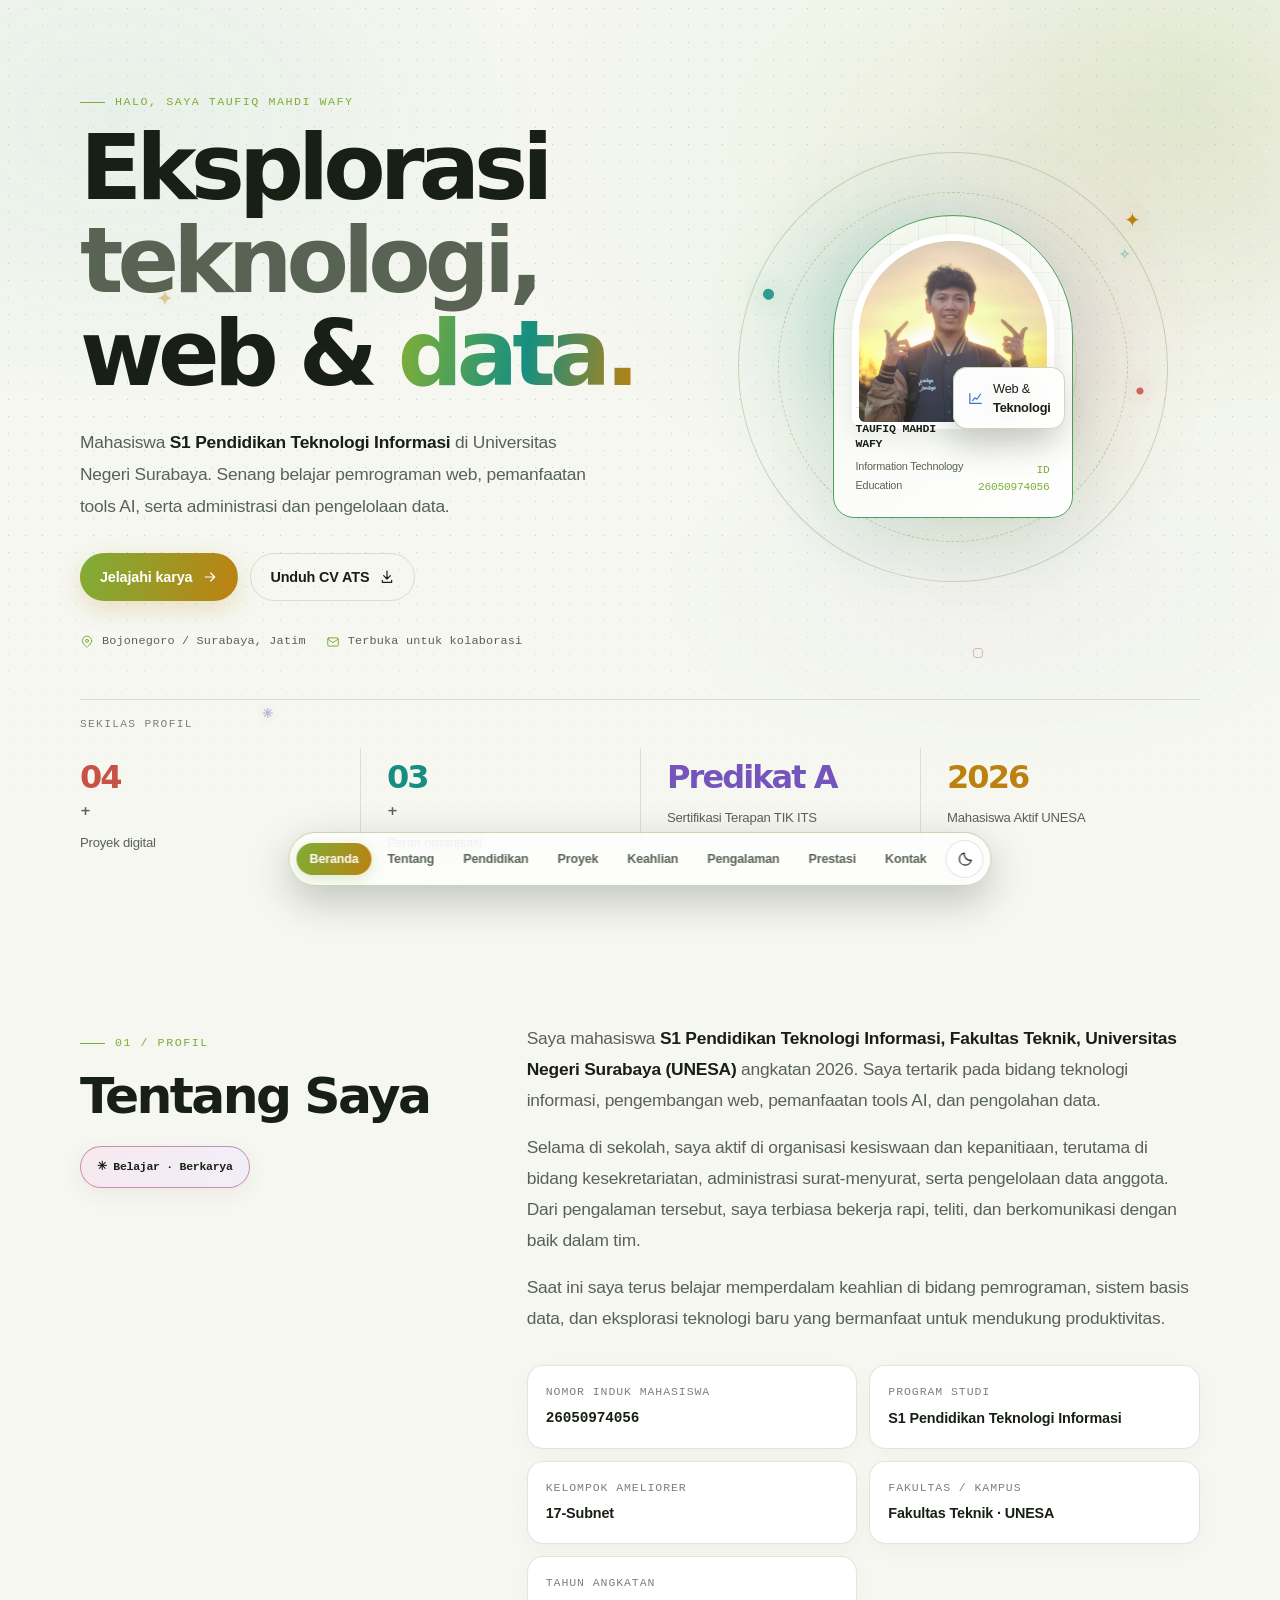
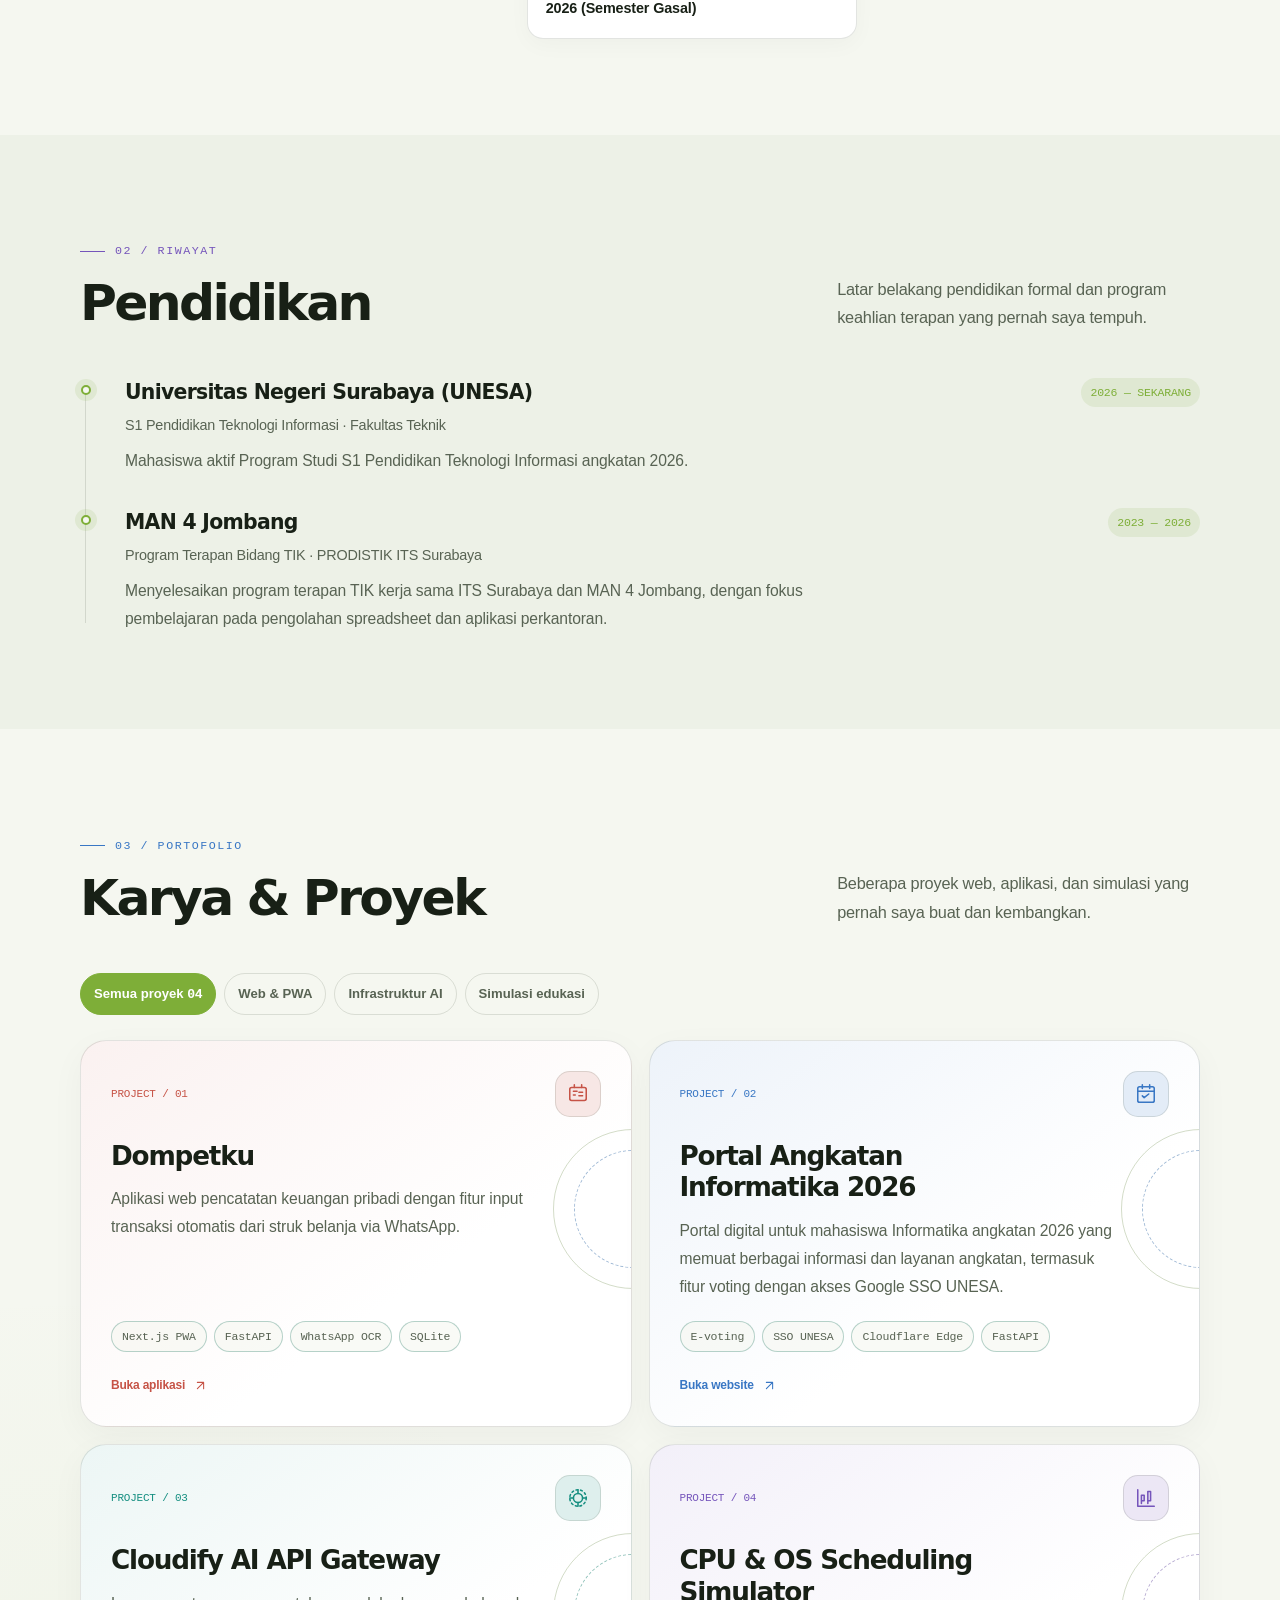
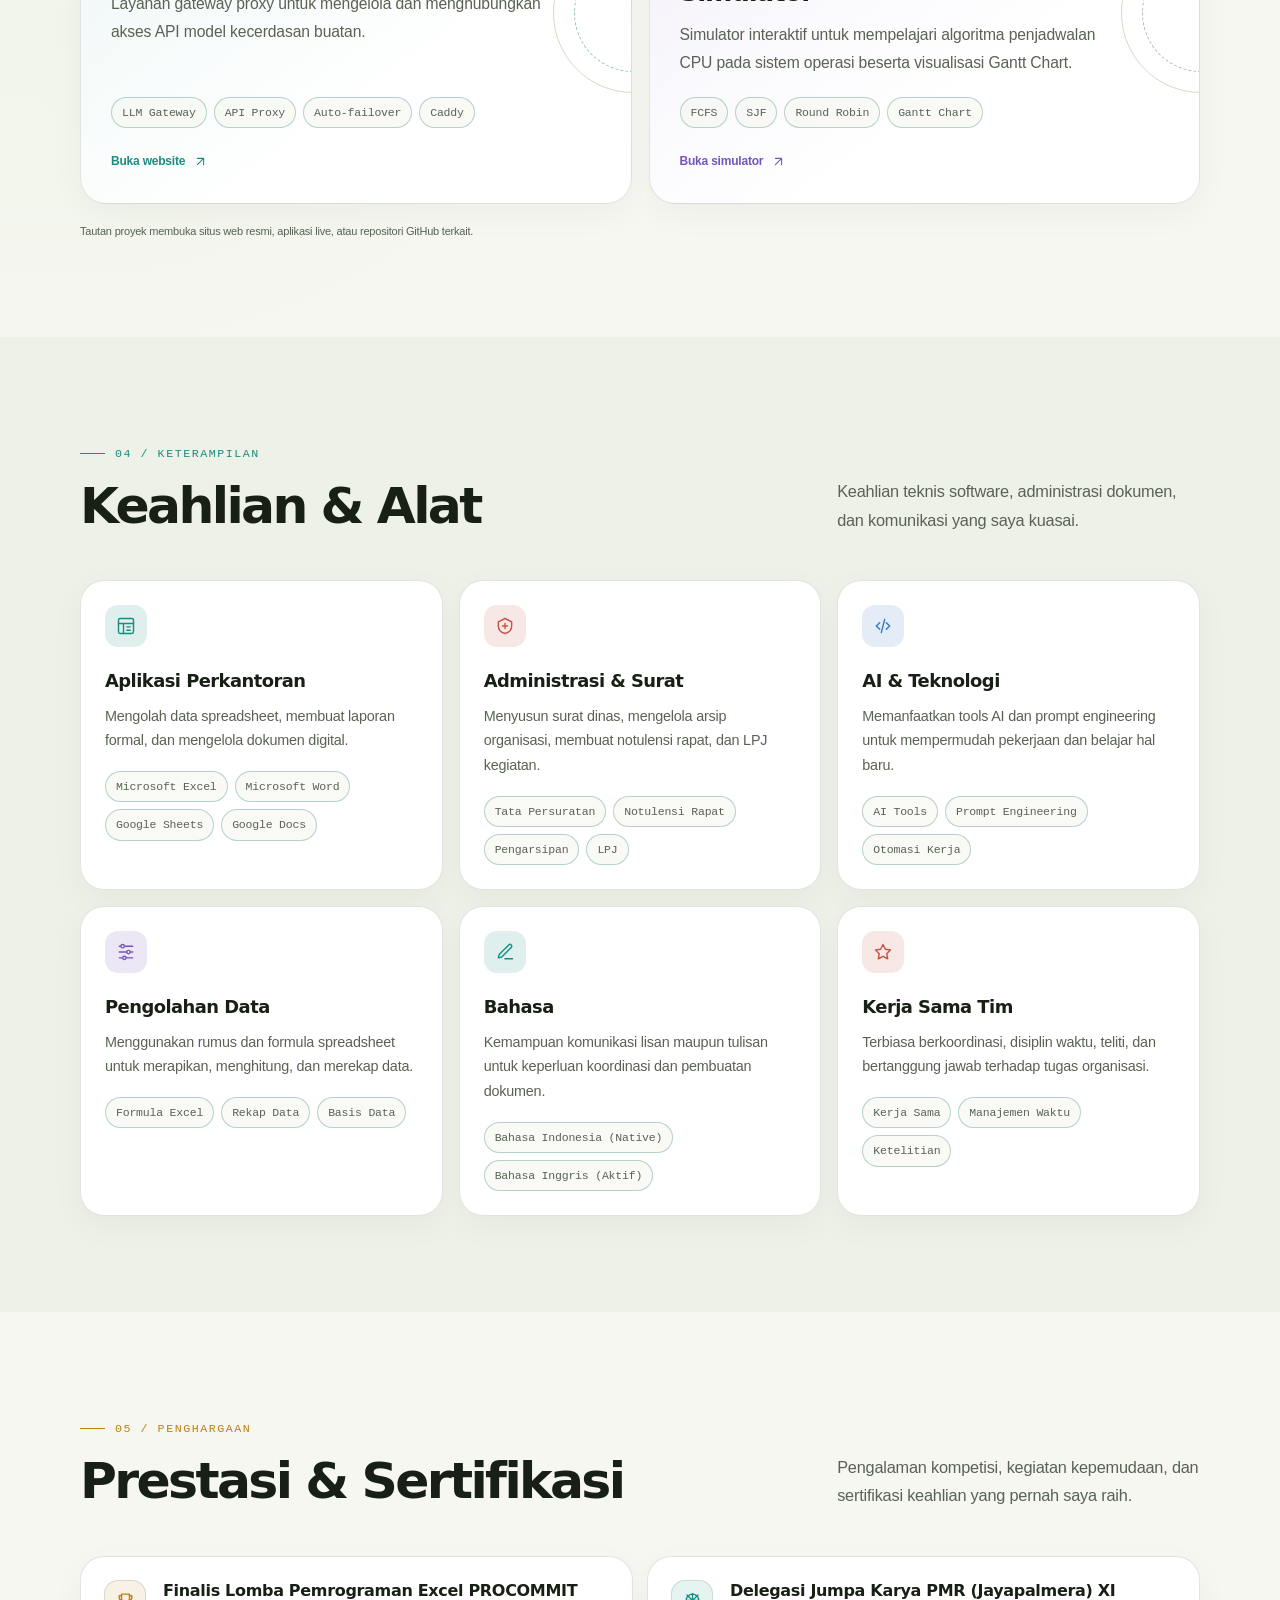
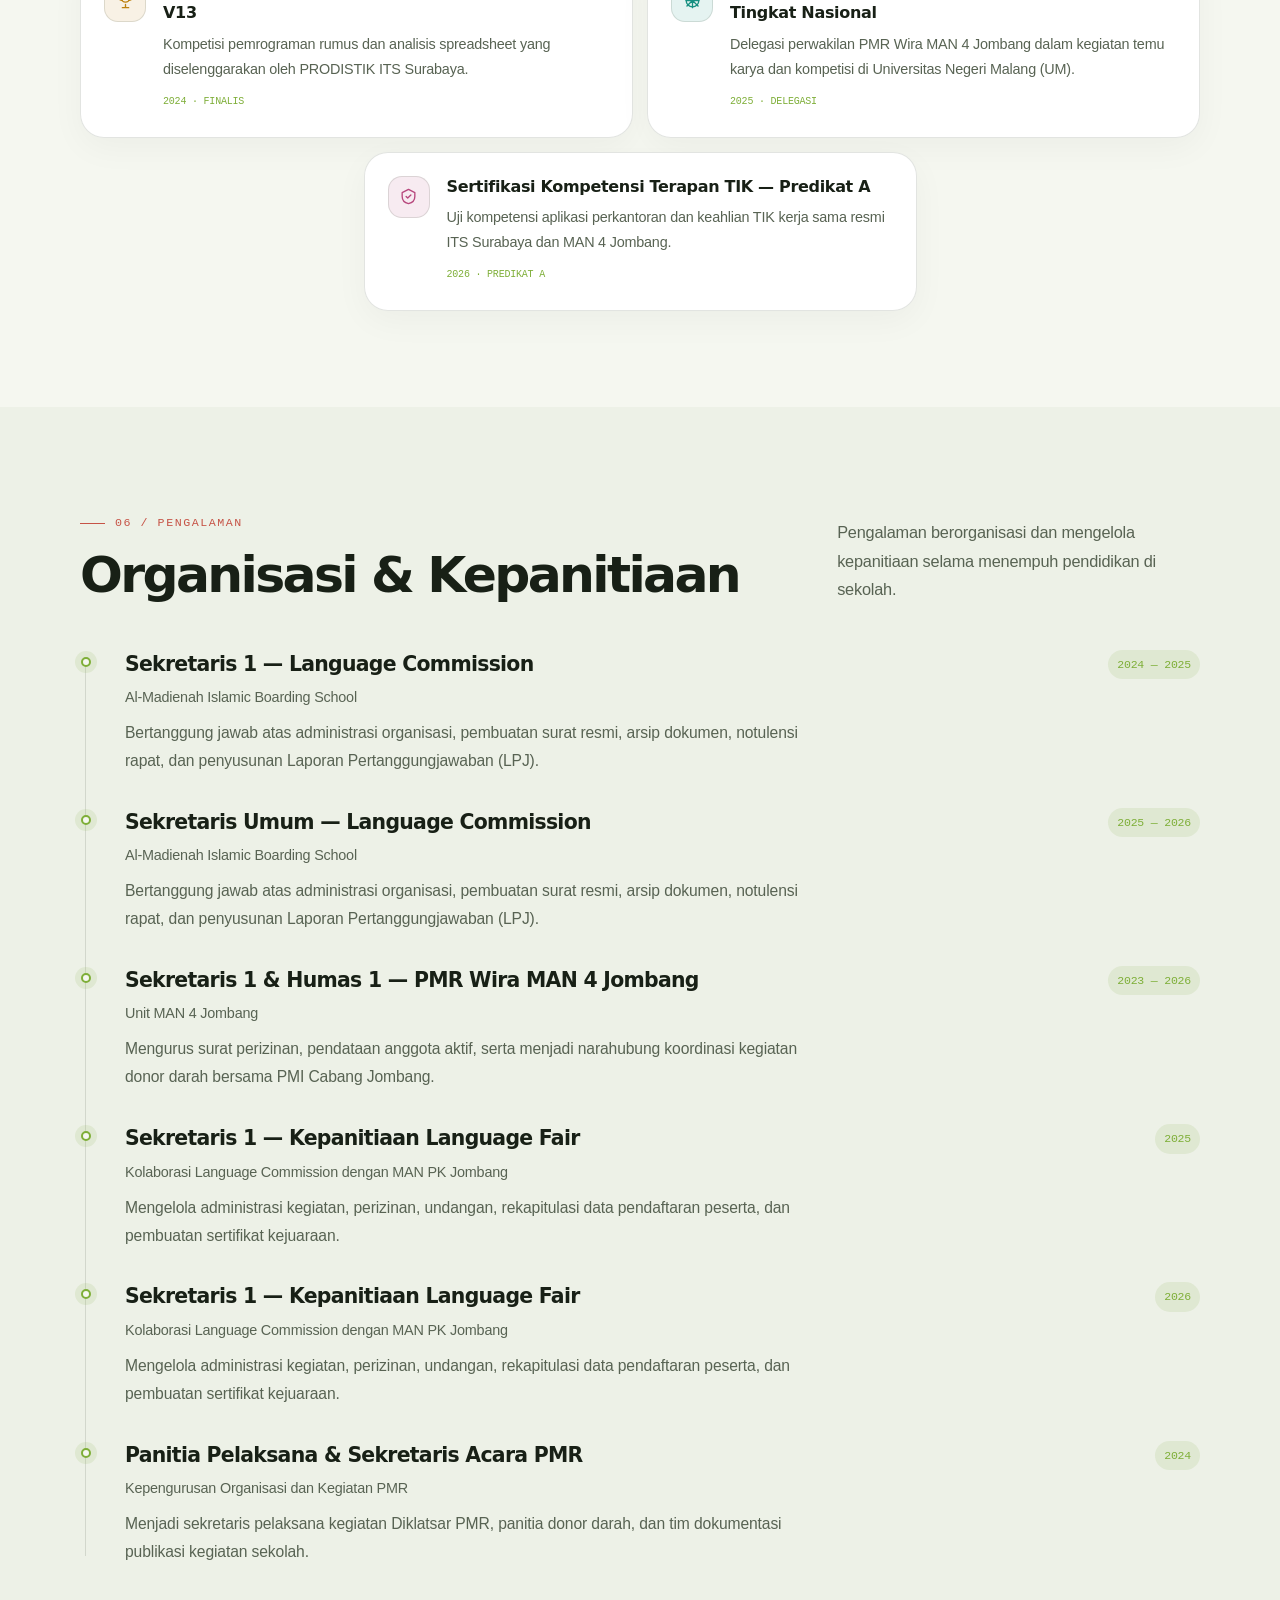
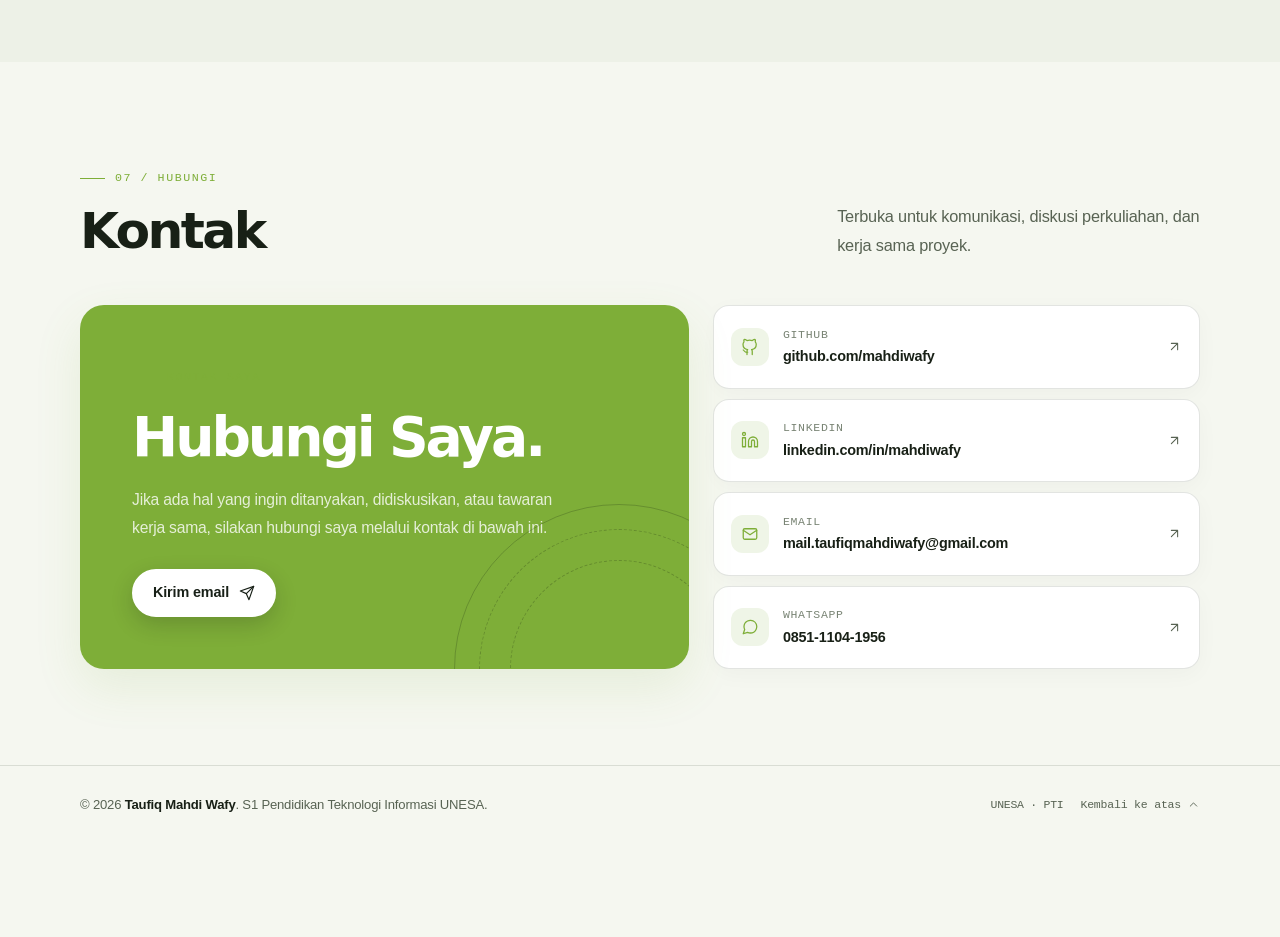
<file: index.html>
<!doctype html>
<html lang="id" data-theme="dark">
<head>
  <meta charset="utf-8">
  <meta name="viewport" content="width=device-width, initial-scale=1">
  <meta name="theme-color" content="#101410">
  <meta name="description" content="Portofolio Taufiq Mahdi Wafy — mahasiswa Pendidikan Teknologi Informasi UNESA, dengan fokus pada teknologi informasi, AI, administrasi organisasi, dan pengelolaan data.">
  <meta http-equiv="Cache-Control" content="no-cache, no-store, must-revalidate">
  <meta http-equiv="Pragma" content="no-cache">
  <meta http-equiv="Expires" content="0">
  <title>Taufiq Mahdi Wafy — Portfolio</title>
  <link rel="icon" href="data:image/svg+xml,<svg xmlns=%22http://www.w3.org/2000/svg%22 viewBox=%220 0 100 100%22><circle cx=%2250%22 cy=%2250%22 r=%2246%22 fill=%22%23101410%22 stroke=%22%23c2f970%22 stroke-width=%228%22/><text x=%2250%22 y=%2265%22 font-family=%22system-ui, sans-serif%22 font-size=%2246%22 font-weight=%22bold%22 fill=%22%23c2f970%22 text-anchor=%22middle%22>W</text></svg>">
  <style>

    :root {
      color-scheme: dark;
      --bg: #101410;
      --bg-soft: #151a15;
      --surface: #1a201a;
      --surface-2: #202720;
      --text: #f2f4eb;
      --muted: #a0a99c;
      --subtle: #6f7a6d;
      --line: rgba(228, 239, 220, .12);
      --accent: #c2f970;
      --accent-ink: #15200e;
      --accent-soft: rgba(194, 249, 112, .10);
      --shadow: 0 24px 80px rgba(0,0,0,.22);
      --radius: 24px;
      --mono: 'DM Mono', ui-monospace, SFMono-Regular, Menlo, monospace;
      --sans: 'DM Sans', system-ui, -apple-system, BlinkMacSystemFont, 'Segoe UI', sans-serif;
      --display: 'Manrope', var(--sans);
      --container: 1120px;
    }
    html[data-theme="light"] {
      color-scheme: light;
      --bg: #f5f7f0;
      --bg-soft: #edf1e7;
      --surface: #ffffff;
      --surface-2: #f4f7ef;
      --text: #182016;
      --muted: #586353;
      --subtle: #798474;
      --line: rgba(35, 51, 28, .13);
      --accent: #7eae38;
      --accent-ink: #ffffff;
      --accent-soft: rgba(126, 174, 56, .12);
      --shadow: 0 24px 80px rgba(40, 55, 29, .09);
    }
    *, *::before, *::after { box-sizing: border-box; }
    html { scroll-behavior: smooth; scroll-padding-top: 100px; }
    body { margin: 0; background: var(--bg); color: var(--text); font-family: var(--sans); font-size: 15px; line-height: 1.7; transition: background .25s ease, color .25s ease; }
    body::before { content: ''; position: fixed; z-index: -1; inset: 0; pointer-events: none; opacity: .16; background-image: radial-gradient(var(--muted) .55px, transparent .55px); background-size: 17px 17px; mask-image: linear-gradient(to bottom, #000, transparent 80%); }
    a { color: inherit; text-decoration: none; }
    button, a { -webkit-tap-highlight-color: transparent; }
    button { font: inherit; }
    button:focus-visible, a:focus-visible { outline: 2px solid var(--accent); outline-offset: 4px; }
    ::selection { background: var(--accent); color: var(--accent-ink); }
    .container { width: min(var(--container), calc(100% - 48px)); margin-inline: auto; }
    .mono { font-family: var(--mono); letter-spacing: -.025em; }
    .eyebrow { display: inline-flex; align-items: center; gap: 10px; color: var(--accent); text-transform: uppercase; font: 500 11px/1.4 var(--mono); letter-spacing: .12em; }
    .eyebrow::before { content: ''; display: inline-block; width: 25px; height: 1px; background: currentColor; }
    .section { padding: 112px 0; }
    .section-head { display: flex; align-items: end; justify-content: space-between; gap: 28px; margin-bottom: 42px; }
    .section-title { font: 700 clamp(30px, 4.2vw, 48px)/1.13 var(--display); letter-spacing: -.055em; margin: 14px 0 0; }
    .section-note { max-width: 350px; color: var(--muted); margin: 0; font-size: 14px; }
    .muted { color: var(--muted); }
    .accent { color: var(--accent); }
    .top-progress { position: fixed; inset: 0 auto auto 0; height: 2px; width: 0; z-index: 1001; background: var(--accent); }

    /* Navigation */
    .site-header { position: sticky; top: 0; z-index: 1000; border-bottom: 1px solid var(--line); background: color-mix(in srgb, var(--bg) 84%, transparent); backdrop-filter: blur(18px); }
    .nav { height: 76px; display: flex; align-items: center; justify-content: space-between; gap: 24px; }
    .brand { display: inline-flex; align-items: center; gap: 10px; font: 800 19px/1 var(--display); letter-spacing: -.07em; white-space: nowrap; }
    .brand-mark { display: grid; place-items: center; width: 34px; height: 34px; border-radius: 11px; background: var(--accent); color: var(--accent-ink); font: 800 13px/1 var(--mono); letter-spacing: -.08em; }
    .brand span:last-child { color: var(--muted); font-weight: 500; }
    .nav-links { display: flex; align-items: center; gap: clamp(15px, 2.1vw, 27px); margin: 0; padding: 0; list-style: none; }
    .nav-links a { font-size: 12px; color: var(--muted); transition: color .2s ease; white-space: nowrap; }
    .nav-links a:hover, .nav-links a.active { color: var(--text); }
    .nav-actions { display: flex; align-items: center; gap: 10px; }
    .icon-btn { width: 40px; height: 40px; display: grid; place-items: center; border: 1px solid var(--line); border-radius: 50%; background: transparent; color: var(--text); cursor: pointer; transition: .2s ease; }
    .icon-btn:hover { border-color: var(--accent); color: var(--accent); transform: translateY(-1px); }
    .icon-btn svg { width: 17px; height: 17px; }
    .menu-toggle { display: none; }

    /* Buttons / surface */
    .btn { display: inline-flex; align-items: center; justify-content: center; gap: 10px; min-height: 48px; padding: 0 19px; border: 1px solid transparent; border-radius: 999px; background: var(--accent); color: var(--accent-ink); font-size: 13px; font-weight: 700; letter-spacing: -.015em; cursor: pointer; transition: transform .2s ease, box-shadow .2s ease, background .2s ease; }
    .btn:hover { transform: translateY(-2px); box-shadow: 0 10px 28px color-mix(in srgb, var(--accent) 20%, transparent); }
    .btn svg { width: 16px; height: 16px; }
    .btn-ghost { color: var(--text); background: transparent; border-color: var(--line); }
    .btn-ghost:hover { border-color: var(--accent); box-shadow: none; color: var(--accent); }
    .tag { display: inline-flex; align-items: center; padding: 6px 10px; border: 1px solid var(--line); border-radius: 999px; color: var(--muted); font: 11px/1.4 var(--mono); white-space: nowrap; }
    .card { border: 1px solid var(--line); border-radius: var(--radius); background: color-mix(in srgb, var(--surface) 94%, transparent); transition: border-color .25s ease, transform .25s ease, background .25s ease; }
    .card:hover { border-color: color-mix(in srgb, var(--accent) 48%, var(--line)); }

    /* Hero */
    .hero { position: relative; padding: 92px 0 86px; overflow: hidden; }
    .hero::after { content: ''; position: absolute; z-index: -1; width: 540px; height: 540px; right: -180px; top: -180px; border-radius: 50%; background: radial-gradient(circle, color-mix(in srgb, var(--accent) 10%, transparent), transparent 68%); }
    .hero-grid { display: grid; grid-template-columns: 1.16fr .84fr; align-items: center; gap: 65px; }
    .availability { display: inline-flex; align-items: center; gap: 9px; border: 1px solid var(--line); border-radius: 999px; padding: 7px 12px; margin-bottom: 26px; color: var(--muted); font-size: 11px; }
    .status-dot { width: 7px; height: 7px; flex: 0 0 7px; border-radius: 50%; background: var(--accent); box-shadow: 0 0 0 4px var(--accent-soft); }
    .hero h1 { max-width: 720px; margin: 0; font: 800 clamp(44px, 6vw, 76px)/1.03 var(--display); letter-spacing: -.075em; }
    .hero h1 .name-muted { color: var(--muted); }
    .hero-copy { max-width: 590px; margin: 27px 0 0; color: var(--muted); font-size: 15px; line-height: 1.9; }
    .hero-copy strong { color: var(--text); font-weight: 600; }
    .hero-ctas { display: flex; align-items: center; flex-wrap: wrap; gap: 12px; margin-top: 31px; }
    .hero-meta { display: flex; align-items: center; flex-wrap: wrap; gap: 20px; margin-top: 32px; color: var(--muted); font: 11px/1.5 var(--mono); }
    .hero-meta span { display: inline-flex; align-items: center; gap: 8px; }
    .hero-meta svg { width: 14px; height: 14px; color: var(--accent); }
    .hero-visual { min-height: 430px; display: grid; place-items: center; position: relative; }
    .visual-orbit { position: absolute; width: min(100%, 420px); aspect-ratio: 1; border: 1px solid var(--line); border-radius: 50%; transform: rotate(-20deg); }
    .visual-orbit::before, .visual-orbit::after { content: ''; position: absolute; inset: 9%; border: 1px dashed var(--line); border-radius: 50%; }
    .visual-orbit::after { inset: 21%; border-style: solid; opacity: .7; }
    .orbit-dot { position: absolute; width: 11px; height: 11px; border-radius: 50%; background: var(--accent); box-shadow: 0 0 25px color-mix(in srgb, var(--accent) 60%, transparent); }
    .orbit-dot.one { left: 14%; top: 18%; }
    .orbit-dot.two { right: 10%; bottom: 29%; width: 7px; height: 7px; }
    .portrait-card { z-index: 1; width: min(82%, 306px); aspect-ratio: .79; position: relative; overflow: hidden; padding: 24px; border: 1px solid color-mix(in srgb, var(--accent) 35%, var(--line)); border-radius: 160px 160px 28px 28px; background: linear-gradient(145deg, var(--surface-2), var(--surface)); box-shadow: var(--shadow); }
    .portrait-grid { position: absolute; inset: 0; opacity: .35; background-image: linear-gradient(var(--line) 1px, transparent 1px), linear-gradient(90deg, var(--line) 1px, transparent 1px); background-size: 28px 28px; mask-image: linear-gradient(to bottom, #000, transparent 85%); }
    .portrait-initials { position: absolute; inset: 0; display: grid; place-items: center; color: var(--accent); font: 800 clamp(90px, 11vw, 150px)/1 var(--display); letter-spacing: -.12em; padding-right: .12em; }
    .portrait-ring { position: absolute; width: 190px; height: 190px; border: 1px solid var(--accent); opacity: .33; border-radius: 50%; top: 20%; left: 18%; }
    .portrait-ring::after { content: ''; position: absolute; inset: 18px; border: 1px dashed var(--accent); border-radius: 50%; }
    .portrait-footer { position: absolute; left: 22px; right: 22px; bottom: 22px; display: flex; align-items: end; justify-content: space-between; gap: 10px; padding-top: 14px; border-top: 1px solid var(--line); }
    .portrait-footer strong { display: block; font: 700 11px/1.3 var(--mono); }
    .portrait-footer small { display: block; margin-top: 5px; color: var(--muted); font-size: 9px; }
    .portrait-code { color: var(--accent); font: 10px/1.5 var(--mono); text-align: right; }
    .float-chip { position: absolute; z-index: 2; display: flex; align-items: center; gap: 9px; padding: 11px 13px; border: 1px solid var(--line); border-radius: 14px; background: var(--surface); box-shadow: var(--shadow); font-size: 11px; }
    .float-chip svg { width: 17px; height: 17px; color: var(--accent); }
    .float-chip.top { top: 54px; right: -2px; }
    .float-chip.bottom { left: -18px; bottom: 84px; }
    .hero-bottom { margin-top: 72px; padding-top: 22px; border-top: 1px solid var(--line); display: flex; align-items: center; justify-content: space-between; gap: 22px; }
    .hero-bottom-label { color: var(--subtle); font: 10px/1.5 var(--mono); text-transform: uppercase; letter-spacing: .12em; }
    .hero-metrics { display: flex; align-items: center; gap: clamp(20px, 4vw, 54px); }
    .metric strong { display: block; font: 700 22px/1.2 var(--display); letter-spacing: -.06em; }
    .metric span { display: block; margin-top: 5px; color: var(--muted); font-size: 11px; }

    /* About */
    .about-grid { display: grid; grid-template-columns: .8fr 1.2fr; gap: 76px; align-items: start; }
    .about-side { position: sticky; top: 116px; }
    .about-stamp { display: grid; place-items: center; width: 104px; height: 104px; margin-bottom: 25px; border: 1px solid var(--line); border-radius: 50%; color: var(--accent); font: 500 12px/1.4 var(--mono); text-align: center; transform: rotate(-12deg); }
    .about-stamp span { display: block; transform: rotate(12deg); }
    .about-main p { margin: 0 0 20px; color: var(--muted); font-size: 15px; line-height: 1.95; }
    .about-main p strong { color: var(--text); font-weight: 600; }
    .detail-grid { display: grid; grid-template-columns: repeat(2, minmax(0,1fr)); gap: 12px; margin-top: 32px; }
    .detail { padding: 17px 18px; border: 1px solid var(--line); border-radius: 16px; background: var(--surface); }
    .detail-label { display: block; margin-bottom: 6px; color: var(--subtle); font: 10px/1.5 var(--mono); text-transform: uppercase; letter-spacing: .08em; }
    .detail-value { font-size: 12px; font-weight: 600; line-height: 1.6; }
    .detail-value a { color: var(--accent); }

    /* Education and experience timelines */
    .timeline { position: relative; padding-left: 27px; }
    .timeline::before { content: ''; position: absolute; top: 9px; bottom: 10px; left: 5px; width: 1px; background: var(--line); }
    .timeline-item { position: relative; padding: 0 0 33px 18px; }
    .timeline-item:last-child { padding-bottom: 0; }
    .timeline-item::before { content: ''; position: absolute; top: 7px; left: -26px; width: 10px; height: 10px; border-radius: 50%; border: 2px solid var(--accent); background: var(--bg); box-shadow: 0 0 0 5px var(--accent-soft); }
    .timeline-top { display: flex; justify-content: space-between; align-items: start; gap: 20px; }
    .timeline-item h3 { margin: 0; font: 700 18px/1.4 var(--display); letter-spacing: -.04em; }
    .timeline-period { flex: 0 0 auto; color: var(--accent); font: 10px/1.5 var(--mono); padding: 6px 9px; border-radius: 999px; background: var(--accent-soft); }
    .timeline-sub { margin: 7px 0 10px; color: var(--muted); font-size: 12px; }
    .timeline-desc { max-width: 700px; margin: 0; color: var(--muted); font-size: 13px; line-height: 1.85; }
    .timeline-desc strong { color: var(--text); font-weight: 600; }

    /* Work */
    .project-filters { display: flex; flex-wrap: wrap; gap: 8px; margin-bottom: 25px; }
    .filter-btn { padding: 8px 13px; color: var(--muted); background: transparent; border: 1px solid var(--line); border-radius: 999px; font-size: 11px; cursor: pointer; transition: .2s ease; }
    .filter-btn:hover, .filter-btn.active { background: var(--accent); border-color: var(--accent); color: var(--accent-ink); }
    .project-grid { display: grid; grid-template-columns: repeat(2, minmax(0,1fr)); gap: 17px; }
    .project-card { min-height: 325px; padding: 25px; display: flex; flex-direction: column; overflow: hidden; position: relative; }
    .project-card[hidden] { display: none; }
    .project-top { display: flex; align-items: center; justify-content: space-between; gap: 12px; margin-bottom: 24px; }
    .project-index { color: var(--subtle); font: 11px/1.5 var(--mono); }
    .project-glyph { width: 46px; height: 46px; display: grid; place-items: center; border: 1px solid var(--line); border-radius: 15px; color: var(--accent); background: var(--accent-soft); }
    .project-glyph svg { width: 22px; height: 22px; }
    .project-card h3 { margin: 0; max-width: 370px; font: 700 23px/1.25 var(--display); letter-spacing: -.055em; }
    .project-card p { max-width: 440px; margin: 13px 0 20px; color: var(--muted); font-size: 13px; line-height: 1.85; }
    .project-tags { display: flex; flex-wrap: wrap; gap: 7px; margin-top: auto; }
    .project-link { display: inline-flex; align-items: center; gap: 8px; margin-top: 23px; width: fit-content; font-size: 12px; font-weight: 700; color: var(--accent); }
    .project-link svg { width: 15px; height: 15px; transition: transform .2s ease; }
    .project-link:hover svg { transform: translate(3px,-3px); }
    .project-card::after { content: ''; position: absolute; width: 160px; height: 160px; border: 1px solid var(--line); border-radius: 50%; right: -82px; top: 88px; pointer-events: none; }
    .project-card::before { content: ''; position: absolute; width: 118px; height: 118px; border: 1px dashed var(--line); border-radius: 50%; right: -61px; top: 109px; pointer-events: none; }

    /* Skills */
    .skills-grid { display: grid; grid-template-columns: repeat(3, minmax(0,1fr)); gap: 16px; }
    .skill-card { padding: 24px; }
    .skill-icon { width: 42px; height: 42px; display: grid; place-items: center; margin-bottom: 22px; border-radius: 13px; color: var(--accent); background: var(--accent-soft); }
    .skill-icon svg { width: 20px; height: 20px; }
    .skill-card h3 { margin: 0; font: 700 17px/1.35 var(--display); letter-spacing: -.04em; }
    .skill-card p { min-height: 48px; margin: 10px 0 18px; color: var(--muted); font-size: 12px; line-height: 1.8; }
    .skill-list { display: flex; flex-wrap: wrap; gap: 7px; }

    /* Achievement */
    .achievement-list { display: grid; grid-template-columns: repeat(2, minmax(0,1fr)); gap: 14px; }
    .achievement { display: flex; align-items: start; gap: 17px; padding: 23px; }
    .achievement-mark { flex: 0 0 42px; width: 42px; height: 42px; display: grid; place-items: center; border: 1px solid var(--line); border-radius: 14px; color: var(--accent); }
    .achievement-mark svg { width: 19px; height: 19px; }
    .achievement h3 { margin: 0; font: 700 15px/1.5 var(--display); letter-spacing: -.025em; }
    .achievement p { margin: 7px 0 0; color: var(--muted); font-size: 12px; line-height: 1.8; }
    .achievement .year { display: inline-block; margin-top: 12px; color: var(--accent); font: 10px/1.5 var(--mono); }

    /* Contact */
    .contact-wrap { display: grid; grid-template-columns: 1fr .8fr; gap: 24px; align-items: stretch; }
    .contact-main { position: relative; overflow: hidden; padding: clamp(28px, 5vw, 52px); background: var(--accent); color: var(--accent-ink); border-radius: var(--radius); }
    .contact-main .eyebrow { color: var(--accent-ink); opacity: .75; }
    .contact-main h2 { max-width: 500px; margin: 20px 0; font: 800 clamp(34px, 4.5vw, 54px)/1.05 var(--display); letter-spacing: -.07em; }
    .contact-main p { max-width: 430px; margin: 0; opacity: .8; font-size: 13px; line-height: 1.9; }
    .contact-main .btn { margin-top: 27px; color: var(--text); background: #182017; }
    .contact-decoration { position: absolute; right: -95px; bottom: -165px; width: 330px; height: 330px; border: 1px solid rgba(21,32,14,.22); border-radius: 50%; pointer-events: none; }
    .contact-decoration::before, .contact-decoration::after { content: ''; position: absolute; inset: 24px; border: 1px dashed rgba(21,32,14,.24); border-radius: 50%; }
    .contact-decoration::after { inset: 55px; }
    .contact-links { display: grid; grid-template-columns: 1fr; gap: 10px; }
    .contact-link { display: flex; align-items: center; gap: 14px; min-width: 0; padding: 15px 17px; border: 1px solid var(--line); border-radius: 16px; background: var(--surface); transition: border-color .2s ease, transform .2s ease; }
    .contact-link:hover { border-color: var(--accent); transform: translateX(3px); }
    .contact-link-icon { flex: 0 0 38px; width: 38px; height: 38px; display: grid; place-items: center; border-radius: 12px; color: var(--accent); background: var(--accent-soft); }
    .contact-link-icon svg { width: 18px; height: 18px; }
    .contact-link-copy { min-width: 0; flex: 1; }
    .contact-link-copy span { display: block; color: var(--subtle); font: 10px/1.5 var(--mono); }
    .contact-link-copy strong { display: block; margin-top: 3px; font-size: 12px; font-weight: 600; overflow-wrap: anywhere; }
    .contact-arrow { color: var(--muted); flex: 0 0 auto; }
    .contact-arrow svg { display: block; width: 15px; height: 15px; }

    footer { padding: 27px 0; border-top: 1px solid var(--line); }
    .footer-inner { display: flex; justify-content: space-between; align-items: center; gap: 20px; }
    .footer-left { color: var(--muted); font-size: 11px; }
    .footer-left strong { color: var(--text); font-weight: 600; }
    .footer-right { display: flex; align-items: center; gap: 17px; color: var(--muted); font: 10px/1.5 var(--mono); }
    .footer-right a:hover { color: var(--accent); }
    .back-top { display: inline-flex; align-items: center; gap: 6px; }
    .back-top svg { width: 13px; height: 13px; }

    .reveal { opacity: 0; transform: translateY(18px); transition: opacity .65s ease, transform .65s cubic-bezier(.2,.7,.2,1); }
    .reveal.is-visible { opacity: 1; transform: translateY(0); }
    @media print { .reveal { opacity: 1 !important; transform: none !important; } }
    .delay-1 { transition-delay: .08s; } .delay-2 { transition-delay: .16s; } .delay-3 { transition-delay: .24s; }
    .toast { position: fixed; z-index: 1100; bottom: 24px; left: 50%; transform: translate(-50%, 20px); opacity: 0; padding: 11px 16px; border: 1px solid var(--line); border-radius: 999px; background: var(--surface); color: var(--text); box-shadow: var(--shadow); font-size: 12px; pointer-events: none; transition: .25s ease; }
    .toast.show { opacity: 1; transform: translate(-50%, 0); }

    @media (max-width: 980px) {
      .nav-links { gap: 14px; }
      .nav-links a { font-size: 11px; }
      .hero-grid { gap: 32px; }
      .hero-visual { min-height: 370px; }
      .visual-orbit { width: 350px; }
      .about-grid { gap: 44px; }
      .skills-grid { grid-template-columns: repeat(2, minmax(0,1fr)); }
    }
    @media (max-width: 800px) {
      .container { width: min(var(--container), calc(100% - 36px)); }
      .nav { height: 68px; }
      .menu-toggle { display: grid; }
      .nav-actions { margin-left: auto; }
      .nav-links { position: absolute; left: 18px; right: 18px; top: 77px; display: none; flex-direction: column; align-items: stretch; gap: 0; padding: 10px; border: 1px solid var(--line); border-radius: 18px; background: var(--surface); box-shadow: var(--shadow); }
      .nav-links.open { display: flex; }
      .nav-links li a { display: block; padding: 11px 13px; border-radius: 10px; font-size: 13px; }
      .nav-links li a:hover, .nav-links li a.active { background: var(--accent-soft); }
      .hero { padding-top: 64px; }
      .hero-grid { grid-template-columns: 1fr; gap: 22px; }
      .hero h1 { max-width: 650px; font-size: clamp(48px, 10vw, 74px); }
      .hero-visual { min-height: 395px; grid-row: 1; }
      .hero-copy { max-width: 650px; }
      .hero-bottom { margin-top: 50px; align-items: start; flex-direction: column; }
      .about-grid { grid-template-columns: 1fr; gap: 30px; }
      .about-side { position: static; }
      .about-stamp { width: 76px; height: 76px; margin-bottom: 20px; font-size: 10px; }
      .contact-wrap { grid-template-columns: 1fr; }
      .contact-links { grid-template-columns: repeat(2, minmax(0,1fr)); }
      .contact-link { padding: 13px; }
    }
    @media (max-width: 560px) {
      .container { width: calc(100% - 32px); }
      .section { padding: 78px 0; }
      .section-head { display: block; margin-bottom: 30px; }
      .section-note { margin-top: 15px; }
      .hero { padding: 48px 0 55px; }
      .hero-visual { min-height: 330px; margin-bottom: -5px; }
      .visual-orbit { width: 300px; }
      .portrait-card { width: 230px; padding: 16px; }
      .portrait-ring { width: 150px; height: 150px; }
      .portrait-footer { left: 16px; right: 16px; bottom: 16px; }
      .float-chip { padding: 9px 10px; font-size: 10px; }
      .float-chip.top { top: 30px; right: -2px; }
      .float-chip.bottom { left: -2px; bottom: 34px; }
      .hero h1 { font-size: clamp(43px, 13vw, 60px); }
      .hero-copy { font-size: 14px; }
      .hero-ctas { align-items: stretch; flex-direction: column; }
      .hero-ctas .btn { width: 100%; }
      .hero-meta { gap: 12px 18px; }
      .hero-metrics { width: 100%; justify-content: space-between; gap: 12px; }
      .metric strong { font-size: 19px; }
      .metric span { font-size: 10px; }
      .detail-grid { grid-template-columns: 1fr; }
      .timeline { padding-left: 21px; }
      .timeline-item { padding-left: 14px; }
      .timeline-item::before { left: -20px; }
      .timeline-top { flex-direction: column; gap: 8px; }
      .timeline-item h3 { font-size: 17px; }
      .project-grid, .skills-grid, .achievement-list { grid-template-columns: 1fr; }
      .project-card { min-height: 300px; padding: 22px; }
      .project-card h3 { font-size: 22px; }
      .skill-card { padding: 22px; }
      .skill-card p { min-height: 0; }
      .achievement { padding: 20px; }
      .contact-main { padding: 29px 24px; }
      .contact-main h2 { font-size: 40px; }
      .contact-links { grid-template-columns: 1fr; }
      .footer-inner { flex-direction: column; align-items: start; }
      .footer-right { width: 100%; justify-content: space-between; }
    }
    @media (prefers-reduced-motion: reduce) {
      *, *::before, *::after { scroll-behavior: auto !important; transition-duration: .01ms !important; animation-duration: .01ms !important; animation-iteration-count: 1 !important; }
      .reveal { opacity: 1; transform: none; }
    }

    /* Tipografi: hirarki jelas, skala cair, dan font sistem tanpa unduhan eksternal. */
    :root {
      --mono: ui-monospace, "Cascadia Code", "SFMono-Regular", Consolas, monospace;
      --sans: Inter, "Segoe UI", Roboto, "Helvetica Neue", Arial, sans-serif;
      --display: "Segoe UI Variable Display", "Segoe UI", Inter, system-ui, sans-serif;
    }
    html { scroll-padding-top: 96px; }
    body { font-size: clamp(16px, 0.97rem + .14vw, 18px); line-height: 1.78; letter-spacing: -.012em; padding-bottom: 5.8rem; }
    .eyebrow { font-size: .73rem; letter-spacing: .13em; }
    .section { padding-block: clamp(76px, 9vw, 112px); }
    .section-title { font-size: clamp(2rem, 4.2vw, 3.15rem); line-height: 1.12; letter-spacing: -.052em; }
    .section-note { max-width: 42ch; font-size: clamp(.94rem, .9rem + .16vw, 1.02rem); line-height: 1.75; }
    .hero h1 { font-size: clamp(3rem, 7.1vw, 6rem); line-height: 1.02; letter-spacing: -.065em; }
    .hero-copy, .about-main p { font-size: clamp(1rem, .96rem + .16vw, 1.1rem); line-height: 1.82; letter-spacing: -.012em; }
    .hero-meta { font-size: .74rem; letter-spacing: .015em; }
    .availability { font-size: .76rem; letter-spacing: .015em; }
    .btn { font-size: .9rem; letter-spacing: -.01em; }
    .tag, .detail-label, .timeline-period, .year { font-size: .72rem; line-height: 1.5; }
    .detail-value { font-size: .9rem; line-height: 1.65; letter-spacing: -.01em; }
    .timeline-item h3 { font-size: clamp(1.12rem, 1.02rem + .32vw, 1.32rem); line-height: 1.38; letter-spacing: -.035em; }
    .timeline-sub { font-size: .9rem; line-height: 1.6; }
    .timeline-desc, .project-card p { font-size: .98rem; line-height: 1.78; letter-spacing: -.008em; }
    .project-card h3 { font-size: clamp(1.35rem, 1.2rem + .55vw, 1.7rem); line-height: 1.2; letter-spacing: -.045em; }
    .filter-btn { font-size: .82rem; font-weight: 600; }
    .skill-card h3 { font-size: 1.12rem; line-height: 1.35; letter-spacing: -.03em; }
    .skill-card p, .achievement p { font-size: .9rem; line-height: 1.72; }
    .achievement h3 { font-size: 1rem; line-height: 1.42; letter-spacing: -.02em; }
    .contact-main h2 { font-size: clamp(2.25rem, 4.5vw, 3.45rem); line-height: 1.06; letter-spacing: -.055em; }
    .contact-main p { font-size: .98rem; line-height: 1.78; }
    .contact-link-copy span { font-size: .72rem; letter-spacing: .06em; }
    .contact-link-copy strong { font-size: .9rem; line-height: 1.5; }
    .footer-left { font-size: .82rem; }
    .footer-right { font-size: .72rem; }
    .float-chip { font-size: .8rem; line-height: 1.5; }
    .portrait-footer strong { font-size: .72rem; }
    .portrait-footer small { font-size: .68rem; }
    .portrait-code { font-size: .7rem; }
    .metric strong { font-size: clamp(1.35rem, 1.15rem + .6vw, 1.7rem); }
    .metric span { font-size: .8rem; }
    .hero-bottom-label { font-size: .7rem; }
    .floating-nav { position: fixed; z-index: 1050; left: 50%; bottom: max(14px, env(safe-area-inset-bottom)); transform: translateX(-50%); display: flex; align-items: center; gap: 3px; max-width: calc(100vw - 24px); padding: 7px; overflow-x: auto; overscroll-behavior-x: contain; scrollbar-width: none; border: 1px solid color-mix(in srgb, var(--line) 85%, white 15%); border-radius: 999px; background: color-mix(in srgb, var(--surface) 76%, transparent); box-shadow: 0 12px 38px rgba(0,0,0,.24); -webkit-backdrop-filter: blur(18px) saturate(150%); backdrop-filter: blur(18px) saturate(150%); }
    .floating-nav::-webkit-scrollbar { display: none; }
    .floating-nav a { flex: 0 0 auto; padding: 9px 13px; border-radius: 999px; color: var(--muted); font-size: .78rem; font-weight: 650; line-height: 1.2; letter-spacing: -.01em; white-space: nowrap; transition: background .2s ease, color .2s ease; }
    .floating-nav a:hover, .floating-nav a.active { color: var(--accent-ink); background: var(--accent); }
    @media (max-width: 800px) {
      .hero h1 { font-size: clamp(2.9rem, 10.5vw, 4.6rem); }
      .hero-copy { font-size: 1rem; }
      .nav-links { top: 77px; }
    }
    @media (max-width: 560px) {
      .container { width: calc(100% - 32px); }
      .section { padding: 76px 0; }
      .hero h1 { font-size: clamp(2.6rem, 11.4vw, 3.7rem); line-height: 1.04; letter-spacing: -.06em; }
      .hero-copy, .about-main p { font-size: 1rem; line-height: 1.78; }
      .section-title { font-size: clamp(1.95rem, 8.5vw, 2.65rem); }
      .project-card h3 { font-size: 1.45rem; }
      .contact-main h2 { font-size: clamp(2.25rem, 10vw, 2.8rem); }
      .floating-nav { max-width: calc(100vw - 18px); }
      .floating-nav a { padding: 9px 11px; font-size: .74rem; }
    }
    @media (prefers-reduced-motion: reduce) {
      .floating-nav, .floating-nav * { scroll-behavior: auto; }
    }
    /* Perbaikan kartu hero: monogram tidak menimpa identitas di footer. */
    .hero, .hero-grid, .hero-content, .hero-visual { min-width: 0; }
    .hero { overflow-x: clip; }
    .portrait-initials { inset: 0 0 62px; font-size: clamp(82px, 10vw, 138px); }
    .portrait-footer { z-index: 2; }
    @media (max-width: 800px) {
      .hero-content { grid-row: 1; }
      .hero-visual { grid-row: 2; width: 100%; overflow: visible; }
    }
    @media (max-width: 560px) {
      .portrait-initials { inset: 0 0 58px; font-size: clamp(72px, 19vw, 94px); }
      .portrait-footer { left: 14px; right: 14px; bottom: 14px; }
      .portrait-footer strong { font-size: .67rem; }
      .portrait-footer small { font-size: .62rem; }
      .portrait-code { font-size: .64rem; }
      .hero-visual { min-height: 320px; }
      .visual-orbit { width: min(300px, 88vw); }
    }
    /* Satu navigasi utama saja: pill kaca di bawah. */
    .site-header .nav-links, .site-header .menu-toggle { display: none !important; }
    .site-header .nav { justify-content: space-between; }
    .site-header .nav-actions { margin-left: auto; }
    /* Orbit berputar pelan untuk memberi gerak halus pada ilustrasi hero. */
    .visual-orbit { animation: orbit-spin 48s linear infinite; transform-origin: center; }
    .portrait-ring { animation: ring-spin 34s linear infinite; transform-origin: center; }
    @keyframes orbit-spin { from { transform: rotate(-20deg); } to { transform: rotate(340deg); } }
    @keyframes ring-spin { from { transform: rotate(0deg); } to { transform: rotate(-360deg); } }
    @media (prefers-reduced-motion: reduce) {
      .visual-orbit, .portrait-ring { animation: none !important; }
    }
    /* Penyempurnaan layar ponsel: headline, ilustrasi, dan ruang sentuh. */
    @media (max-width: 560px) {
      html, body { max-width: 100%; overflow-x: clip; }
      .hero { padding: 38px 0 48px; }
      .hero-grid { grid-template-columns: minmax(0, 1fr); gap: 12px; }
      .hero-content { min-width: 0; }
      .hero h1 { max-width: 100%; font-size: clamp(2rem, 9.5vw, 2.8rem); line-height: 1.08; letter-spacing: -.055em; text-wrap: balance; }
      .hero-copy { max-width: 100%; font-size: .98rem; line-height: 1.72; }
      .hero-visual { height: 320px; min-height: 0; margin: 8px 0 0; }
      .visual-orbit { width: min(84vw, 300px); }
      .portrait-card { width: min(70vw, 230px); padding: 14px; }
      .portrait-ring { width: min(46vw, 160px); height: min(46vw, 160px); }
      .portrait-initials { inset: 0 0 56px; font-size: clamp(72px, 20vw, 94px); }
      .portrait-footer { left: 12px; right: 12px; bottom: 12px; gap: 6px; }
      .portrait-footer strong { font-size: .64rem; }
      .portrait-footer small { font-size: .58rem; }
      .portrait-code { font-size: .61rem; }
      .float-chip.top { top: 18px; right: 0; }
      .float-chip.bottom { left: 0; bottom: 12px; }
      .hero-meta { align-items: flex-start; gap: 10px 14px; font-size: .7rem; }
      .hero-meta span { min-width: 0; }
      .hero-bottom { gap: 14px; }
      .hero-metrics { flex-wrap: wrap; row-gap: 16px; }
      .metric { min-width: 42%; }
      .floating-nav { gap: 2px; padding: 6px; }
      .floating-nav a { padding: 10px; font-size: .72rem; }
    }
    @media (max-width: 380px) {
      .hero-visual { height: 292px; }
      .float-chip { display: none; }
      .portrait-card { width: min(72vw, 220px); }
      .hero-meta { flex-direction: column; }
      .hero-metrics { display: grid; grid-template-columns: repeat(2, minmax(0, 1fr)); }
      .metric { min-width: 0; }
      .floating-nav { max-width: calc(100vw - 12px); }
      .floating-nav a { padding-inline: 9px; }
    }
    .floating-nav .theme-nav-btn { flex: 0 0 38px; width: 38px; height: 38px; display: grid; place-items: center; margin-left: 3px; border: 1px solid var(--line); border-radius: 50%; background: var(--surface); color: var(--text); cursor: pointer; }
    .floating-nav .theme-nav-btn:hover { border-color: var(--accent); color: var(--accent); }
    .floating-nav .theme-nav-btn svg { width: 17px; height: 17px; }
    .floating-nav { scroll-behavior: smooth; }
    /* Navigasi ponsel membungkus ke beberapa baris; tidak perlu geser horizontal. */
    @media (max-width: 560px) {
      body { padding-bottom: 8rem; }
      .floating-nav {
        width: calc(100vw - 16px);
        max-width: 440px;
        flex-wrap: wrap;
        justify-content: center;
        overflow: visible;
        overscroll-behavior: auto;
        gap: 3px;
        border-radius: 22px;
      }
      .floating-nav a { flex: 0 0 auto; padding: 9px 10px; font-size: .72rem; }
      .floating-nav .theme-nav-btn { flex: 0 0 36px; width: 36px; height: 36px; }
    }
    @media (max-width: 380px) {
      body { padding-bottom: 9rem; }
      .floating-nav { width: calc(100vw - 12px); }
      .floating-nav a { padding: 8px 9px; font-size: .69rem; }
    }
    .nav-more-toggle { display: none; }
    .nav-more-menu { display: none; }
    .nav-more-menu[hidden] { display: none !important; }
    .nav-more-toggle svg { width: 13px; height: 13px; fill: none; stroke: currentColor; stroke-width: 1.8; stroke-linecap: round; stroke-linejoin: round; transition: transform .2s ease; }
    .nav-more-toggle[aria-expanded="true"] svg { transform: rotate(180deg); }
    @media (max-width: 560px) {
      body { padding-bottom: 5.8rem; }
      .floating-nav { width: max-content; max-width: calc(100vw - 12px); flex-wrap: nowrap; justify-content: center; overflow: visible; gap: 2px; padding: 6px; border-radius: 999px; }
      .floating-nav a.nav-desktop-only { display: none; }
      .floating-nav a.nav-primary { display: inline-flex; flex: 0 0 auto; padding: 8px 7px; font-size: .66rem; }
      .nav-more-toggle { display: inline-flex; flex: 0 0 auto; align-items: center; gap: 2px; padding: 8px 7px; border: 0; border-radius: 999px; background: transparent; color: var(--muted); font: 650 .66rem/1.2 var(--sans); white-space: nowrap; cursor: pointer; }
      .nav-more-toggle:hover, .nav-more-toggle.active { background: var(--accent); color: var(--accent-ink); }
      .nav-more-menu:not([hidden]) { position: absolute; left: 50%; bottom: calc(100% + 10px); transform: translateX(-50%); display: grid; gap: 3px; width: 190px; padding: 7px; border: 1px solid var(--line); border-radius: 16px; background: color-mix(in srgb, var(--surface) 88%, transparent); box-shadow: var(--shadow); -webkit-backdrop-filter: blur(18px) saturate(150%); backdrop-filter: blur(18px) saturate(150%); }
      .nav-more-menu a { display: block; padding: 10px 12px; border-radius: 10px; font-size: .82rem; }
      .nav-more-menu a:hover, .nav-more-menu a.active { background: var(--accent); color: var(--accent-ink); }
      .floating-nav .theme-nav-btn { flex: 0 0 34px; width: 34px; height: 34px; margin-left: 2px; }
    }
    @media (max-width: 360px) {
      .floating-nav a.nav-primary, .nav-more-toggle { padding-inline: 5px; font-size: .62rem; }
      .nav-more-toggle svg { width: 11px; height: 11px; }
      .floating-nav .theme-nav-btn { flex-basis: 32px; width: 32px; height: 32px; }
    }
    .achievement:last-child:nth-child(odd) { grid-column: 1 / -1; width: calc((100% - 14px) / 2); justify-self: center; }
    @media (max-width: 560px) { .achievement:last-child:nth-child(odd) { grid-column: auto; width: auto; justify-self: stretch; } }
    /* Penyegaran visual: hero lebih seimbang dan detail bergerak ringan. */
    .hero-grid { grid-template-columns: minmax(0, 1.08fr) minmax(320px, .92fr); gap: clamp(24px, 3.5vw, 44px); }
    .hero-visual { min-height: 450px; }
    .visual-orbit { width: min(100%, 430px); opacity: .88; }
    .portrait-card { box-shadow: 0 30px 100px color-mix(in srgb, var(--accent) 8%, var(--shadow)); background: radial-gradient(ellipse at 52% 38%, color-mix(in srgb, var(--accent) 9%, transparent), transparent 46%), linear-gradient(145deg, var(--surface-2), var(--surface)); }
    .portrait-grid { opacity: .45; }
    .float-chip { border-color: color-mix(in srgb, var(--accent) 20%, var(--line)); background: color-mix(in srgb, var(--surface) 88%, transparent); -webkit-backdrop-filter: blur(10px); backdrop-filter: blur(10px); }
    .float-chip.top { animation: chip-float 6s ease-in-out infinite; }
    .float-chip.bottom { animation: chip-float 6s ease-in-out -3s infinite; }
    @keyframes chip-float { 0%, 100% { translate: 0 0; } 50% { translate: 0 -7px; } }
    .project-glyph { transition: transform .28s ease, background .28s ease; }
    .project-card:hover .project-glyph { transform: rotate(-8deg) scale(1.06); background: color-mix(in srgb, var(--accent) 18%, var(--accent-soft)); }
    @media (max-width: 980px) {
      .hero-grid { grid-template-columns: minmax(0, 1.08fr) minmax(280px, .92fr); gap: 24px; }
      .hero-visual { min-height: 390px; }
    }
    @media (max-width: 800px) {
      .hero-grid { grid-template-columns: minmax(0, 1fr); gap: 12px; }
      .hero-content { grid-row: 1; }
      .hero-visual { grid-row: 2; min-height: 320px; }
    }
    @media (max-width: 560px) {
      .hero-visual { min-height: 0; height: 320px; }
      .visual-orbit { width: min(84vw, 300px); }
    }
    @media (prefers-reduced-motion: reduce) {
      .float-chip.top, .float-chip.bottom { animation: none !important; }
    }
    /* Polesan visual akhir: kontras lembut, permukaan konsisten, ritme ruang lebih lega. */
    body {
      background: radial-gradient(ellipse 52rem 34rem at 84% 2%, color-mix(in srgb, var(--accent) 7%, transparent), transparent 72%),
                  radial-gradient(ellipse 44rem 30rem at 5% 44%, color-mix(in srgb, var(--accent) 3%, transparent), transparent 72%), var(--bg);
    }
    body::before { opacity: .09; background-size: 22px 22px; }
    .hero { padding-top: clamp(76px, 9vw, 112px); padding-bottom: clamp(60px, 7vw, 88px); }
    .hero h1 { max-width: 11ch; text-wrap: balance; }
    .hero-copy { max-width: 54ch; }
    .hero-visual::before { content: ''; position: absolute; width: min(72%, 330px); aspect-ratio: 1; border-radius: 50%; background: color-mix(in srgb, var(--accent) 9%, transparent); filter: blur(52px); opacity: .55; pointer-events: none; }
    .visual-orbit { border-color: color-mix(in srgb, var(--accent) 22%, var(--line)); }
    .visual-orbit::before { border-color: color-mix(in srgb, var(--accent) 30%, var(--line)); }
    .portrait-card { border-radius: 170px 170px 30px 30px; background: radial-gradient(ellipse at 50% 32%, color-mix(in srgb, var(--accent) 12%, var(--surface)), transparent 58%), linear-gradient(145deg, var(--surface-2), var(--surface)); box-shadow: 0 28px 90px color-mix(in srgb, var(--text) 10%, transparent); }
    .float-chip { box-shadow: 0 14px 36px color-mix(in srgb, var(--text) 10%, transparent); }
    .section { padding-block: clamp(82px, 9vw, 116px); }
    .section-head { margin-bottom: clamp(30px, 4vw, 46px); }
    .section-title { max-width: 19ch; }
    .section-note { max-width: 40ch; }
    .card { background: linear-gradient(145deg, color-mix(in srgb, var(--surface) 98%, white 2%), var(--surface)); box-shadow: 0 10px 34px color-mix(in srgb, var(--text) 4%, transparent); }
    .project-card { border-radius: 26px; padding: clamp(22px, 2.5vw, 30px); }
    .project-card::after { border-color: color-mix(in srgb, var(--accent) 15%, var(--line)); }
    .project-card::before { border-color: color-mix(in srgb, var(--accent) 24%, var(--line)); }
    .project-card:hover, .skill-card:hover, .achievement:hover { transform: translateY(-4px); box-shadow: 0 18px 48px color-mix(in srgb, var(--text) 8%, transparent); }
    .project-card, .skill-card, .achievement { transition: border-color .25s ease, transform .25s ease, box-shadow .25s ease, background .25s ease; }
    .tag { background: color-mix(in srgb, var(--surface-2) 58%, transparent); }
    .timeline-item::before { box-shadow: 0 0 0 6px color-mix(in srgb, var(--accent) 12%, transparent); }
    .detail, .contact-link { box-shadow: 0 6px 22px color-mix(in srgb, var(--text) 3%, transparent); }
    .contact-main { box-shadow: 0 18px 48px color-mix(in srgb, var(--accent) 12%, transparent); }
    .floating-nav { border-color: color-mix(in srgb, var(--line) 75%, var(--accent) 25%); box-shadow: 0 14px 42px rgba(0,0,0,.22), inset 0 1px 0 rgba(255,255,255,.08); }
    .floating-nav a.active { box-shadow: 0 4px 14px color-mix(in srgb, var(--accent) 26%, transparent); }
    @media (max-width: 800px) {
      .hero { padding-top: 64px; }
      .section { padding-block: 76px; }
      .hero-visual::before { width: min(70%, 270px); }
    }
    @media (max-width: 560px) {
      .hero { padding-top: 38px; padding-bottom: 48px; }
      .section { padding-block: 68px; }
      .section-head { margin-bottom: 28px; }
      .project-card { border-radius: 22px; }
    }
    @media (prefers-reduced-motion: reduce) {
      .project-card:hover, .skill-card:hover, .achievement:hover { transform: none; }
    }
    /* Sentuhan lebih ceria: aksen sekunder hanya untuk dekorasi dan ikon. */
    :root { --joy-cyan: #73dfd0; --joy-sky: #86b7ff; --joy-coral: #ffb18f; --joy-lilac: #c4a7ff; }
    html[data-theme="light"] { --joy-cyan: #168f81; --joy-sky: #477fce; --joy-coral: #c56a48; --joy-lilac: #805bc4; }
    .hero-visual::before { background: radial-gradient(circle at 34% 35%, color-mix(in srgb, var(--joy-cyan) 36%, transparent), transparent 62%), radial-gradient(circle at 72% 70%, color-mix(in srgb, var(--accent) 24%, transparent), transparent 64%); opacity: .7; }
    .hero-visual::after { content: '✦'; position: absolute; z-index: 2; top: 9%; right: 12%; color: var(--joy-coral); font-size: 1.25rem; text-shadow: 0 0 24px color-mix(in srgb, var(--joy-coral) 60%, transparent); animation: sparkle-pop 3.2s ease-in-out infinite; }
    .orbit-dot.one { background: var(--joy-cyan); box-shadow: 0 0 25px color-mix(in srgb, var(--joy-cyan) 66%, transparent); }
    .orbit-dot.two { background: var(--joy-coral); box-shadow: 0 0 18px color-mix(in srgb, var(--joy-coral) 58%, transparent); }
    .portrait-ring { border-color: color-mix(in srgb, var(--joy-lilac) 72%, var(--accent)); }
    .portrait-ring::after { border-color: color-mix(in srgb, var(--joy-cyan) 70%, var(--accent)); }
    .project-card[data-category="web"] .project-glyph { color: var(--joy-sky); background: color-mix(in srgb, var(--joy-sky) 14%, var(--surface)); }
    .project-card[data-category="infra"] .project-glyph { color: var(--joy-cyan); background: color-mix(in srgb, var(--joy-cyan) 14%, var(--surface)); }
    .project-card[data-category="edu"] .project-glyph { color: var(--joy-lilac); background: color-mix(in srgb, var(--joy-lilac) 14%, var(--surface)); }
    .project-card[data-category="web"]::before { border-color: color-mix(in srgb, var(--joy-sky) 38%, var(--line)); }
    .project-card[data-category="infra"]::before { border-color: color-mix(in srgb, var(--joy-cyan) 38%, var(--line)); }
    .project-card[data-category="edu"]::before { border-color: color-mix(in srgb, var(--joy-lilac) 38%, var(--line)); }
    .skill-card:nth-child(3n + 1) .skill-icon { color: var(--joy-cyan); background: color-mix(in srgb, var(--joy-cyan) 13%, var(--surface)); }
    .skill-card:nth-child(3n + 2) .skill-icon { color: var(--joy-sky); background: color-mix(in srgb, var(--joy-sky) 13%, var(--surface)); }
    .skill-card:nth-child(3n) .skill-icon { color: var(--joy-coral); background: color-mix(in srgb, var(--joy-coral) 13%, var(--surface)); }
    .achievement:nth-child(3n + 1) .achievement-mark { color: var(--joy-coral); background: color-mix(in srgb, var(--joy-coral) 8%, var(--surface)); }
    .achievement:nth-child(3n + 2) .achievement-mark { color: var(--joy-cyan); background: color-mix(in srgb, var(--joy-cyan) 8%, var(--surface)); }
    .achievement:nth-child(3n) .achievement-mark { color: var(--joy-lilac); background: color-mix(in srgb, var(--joy-lilac) 8%, var(--surface)); }
    @keyframes sparkle-pop { 0%, 100% { opacity: .58; transform: scale(.82) rotate(-12deg); } 50% { opacity: 1; transform: scale(1.12) rotate(12deg); } }
    @media (prefers-reduced-motion: reduce) { .hero-visual::after { animation: none; } }
    /* Edisi lebih ceria: warna seperti confetti, tetap berpijak pada hijau UNESA. */
    :root {
      --joy-yellow: #ffd166;
      --joy-coral: #ff8b7b;
      --joy-pink: #f39ac8;
      --joy-cyan: #62dfcf;
      --joy-sky: #7db8ff;
      --joy-lilac: #b9a0ff;
    }
    html[data-theme="light"] {
      --joy-yellow: #bd8110;
      --joy-coral: #c65346;
      --joy-pink: #b7477d;
      --joy-cyan: #168f81;
      --joy-sky: #3977c4;
      --joy-lilac: #7555bb;
    }
    body::before {
      opacity: .27;
      background-image:
        radial-gradient(ellipse at 9% 13%, color-mix(in srgb, var(--joy-cyan) 22%, transparent), transparent 27%),
        radial-gradient(ellipse at 88% 20%, color-mix(in srgb, var(--joy-coral) 18%, transparent), transparent 25%),
        radial-gradient(ellipse at 78% 68%, color-mix(in srgb, var(--joy-lilac) 15%, transparent), transparent 26%),
        radial-gradient(var(--muted) .55px, transparent .55px);
      background-size: auto, auto, auto, 17px 17px;
      mask-image: linear-gradient(to bottom, #000 0%, #000 60%, transparent 95%);
    }
    .hero h1 .accent {
      background: linear-gradient(100deg, var(--accent) 4%, var(--joy-cyan) 54%, var(--joy-yellow) 100%);
      -webkit-background-clip: text;
      background-clip: text;
      color: transparent;
    }
    .hero-visual::before {
      background:
        radial-gradient(circle at 28% 30%, color-mix(in srgb, var(--joy-cyan) 42%, transparent), transparent 54%),
        radial-gradient(circle at 72% 37%, color-mix(in srgb, var(--joy-pink) 25%, transparent), transparent 56%),
        radial-gradient(circle at 62% 78%, color-mix(in srgb, var(--joy-yellow) 28%, transparent), transparent 58%);
      opacity: .78;
    }
    .hero-visual::after { content: '✦'; color: var(--joy-yellow); }
    .portrait-card { border-color: color-mix(in srgb, var(--joy-cyan) 48%, var(--accent)); box-shadow: 0 26px 70px color-mix(in srgb, var(--joy-cyan) 12%, transparent); }
    .portrait-ring { border-color: var(--joy-lilac); }
    .portrait-ring::after { border-color: var(--joy-cyan); }
    .float-chip.top svg { color: var(--joy-coral); }
    .float-chip.bottom svg { color: var(--joy-sky); }
    .btn:not(.btn-ghost) { background: linear-gradient(105deg, var(--accent), var(--joy-yellow)); box-shadow: 0 8px 24px color-mix(in srgb, var(--joy-yellow) 20%, transparent); }
    .btn:not(.btn-ghost):hover { box-shadow: 0 12px 30px color-mix(in srgb, var(--joy-yellow) 33%, transparent); }
    .about-stamp { border-color: color-mix(in srgb, var(--joy-pink) 55%, var(--line)); color: var(--joy-pink); box-shadow: 0 0 0 8px color-mix(in srgb, var(--joy-pink) 7%, transparent); }
    .section#education .eyebrow { color: var(--joy-lilac); }
    .section#projects .eyebrow { color: var(--joy-sky); }
    .section#skills .eyebrow { color: var(--joy-cyan); }
    .section#experience .eyebrow { color: var(--joy-coral); }
    .section#achievements .eyebrow { color: var(--joy-yellow); }
    .section#contact .eyebrow { color: var(--accent); }
    .project-card:nth-child(4n + 1) { background: linear-gradient(145deg, color-mix(in srgb, var(--joy-coral) 8%, var(--surface)), var(--surface) 62%); }
    .project-card:nth-child(4n + 2) { background: linear-gradient(145deg, color-mix(in srgb, var(--joy-sky) 9%, var(--surface)), var(--surface) 62%); }
    .project-card:nth-child(4n + 3) { background: linear-gradient(145deg, color-mix(in srgb, var(--joy-cyan) 8%, var(--surface)), var(--surface) 62%); }
    .project-card:nth-child(4n) { background: linear-gradient(145deg, color-mix(in srgb, var(--joy-lilac) 9%, var(--surface)), var(--surface) 62%); }
    .project-card:nth-child(4n + 1) .project-index, .project-card:nth-child(4n + 1) .project-link { color: var(--joy-coral); }
    .project-card:nth-child(4n + 2) .project-index, .project-card:nth-child(4n + 2) .project-link { color: var(--joy-sky); }
    .project-card:nth-child(4n + 3) .project-index, .project-card:nth-child(4n + 3) .project-link { color: var(--joy-cyan); }
    .project-card:nth-child(4n) .project-index, .project-card:nth-child(4n) .project-link { color: var(--joy-lilac); }
    .project-card:nth-child(4n + 1) .project-glyph { color: var(--joy-coral); background: color-mix(in srgb, var(--joy-coral) 14%, var(--surface)); }
    .project-card:nth-child(4n + 2) .project-glyph { color: var(--joy-sky); background: color-mix(in srgb, var(--joy-sky) 14%, var(--surface)); }
    .project-card:nth-child(4n + 3) .project-glyph { color: var(--joy-cyan); background: color-mix(in srgb, var(--joy-cyan) 14%, var(--surface)); }
    .project-card:nth-child(4n) .project-glyph { color: var(--joy-lilac); background: color-mix(in srgb, var(--joy-lilac) 14%, var(--surface)); }
    .project-link svg, .btn svg { transition: transform .2s ease; }
    .project-link:hover svg, .btn:hover svg { transform: translateX(4px); }
    .skill-card:nth-child(4n + 1) .skill-icon { color: var(--joy-cyan); background: color-mix(in srgb, var(--joy-cyan) 14%, var(--surface)); }
    .skill-card:nth-child(4n + 2) .skill-icon { color: var(--joy-coral); background: color-mix(in srgb, var(--joy-coral) 14%, var(--surface)); }
    .skill-card:nth-child(4n + 3) .skill-icon { color: var(--joy-sky); background: color-mix(in srgb, var(--joy-sky) 14%, var(--surface)); }
    .skill-card:nth-child(4n) .skill-icon { color: var(--joy-lilac); background: color-mix(in srgb, var(--joy-lilac) 14%, var(--surface)); }
    .achievement:nth-child(4n + 1) .achievement-mark { color: var(--joy-yellow); background: color-mix(in srgb, var(--joy-yellow) 11%, var(--surface)); }
    .achievement:nth-child(4n + 2) .achievement-mark { color: var(--joy-cyan); background: color-mix(in srgb, var(--joy-cyan) 11%, var(--surface)); }
    .achievement:nth-child(4n + 3) .achievement-mark { color: var(--joy-pink); background: color-mix(in srgb, var(--joy-pink) 11%, var(--surface)); }
    .achievement:nth-child(4n) .achievement-mark { color: var(--joy-lilac); background: color-mix(in srgb, var(--joy-lilac) 11%, var(--surface)); }
    .tag { border-color: color-mix(in srgb, var(--joy-cyan) 20%, var(--line)); }
    .floating-nav a.active { background: linear-gradient(110deg, var(--accent), var(--joy-yellow)); }
    @keyframes twinkle-drift { 0%, 100% { transform: translateY(0) rotate(0deg); opacity: .72; } 50% { transform: translateY(-7px) rotate(14deg); opacity: 1; } }
    .hero-visual::after { animation: twinkle-drift 3s ease-in-out infinite; }
    @media (prefers-reduced-motion: reduce) {
      .hero-visual::after { animation: none !important; }
      .project-link svg, .btn svg { transition: none; }
    }
    /* Lencana fokus yang lebih terbaca daripada cap bulat dekoratif. */
    .about-stamp {
      display: inline-flex;
      align-items: center;
      justify-content: center;
      width: fit-content;
      height: auto;
      min-height: 42px;
      margin: 22px 0 0;
      padding: 10px 16px;
      border: 1px solid color-mix(in srgb, var(--joy-pink) 48%, var(--line));
      border-radius: 999px;
      background: linear-gradient(110deg, color-mix(in srgb, var(--joy-pink) 12%, var(--surface)), color-mix(in srgb, var(--joy-lilac) 10%, var(--surface)));
      color: var(--text);
      box-shadow: 0 6px 20px color-mix(in srgb, var(--joy-pink) 8%, transparent);
      font: 650 .72rem/1.35 var(--mono);
      letter-spacing: -.025em;
      text-align: center;
      transform: none;
    }
    .about-stamp span { transform: none; white-space: nowrap; }
    @media (max-width: 560px) {
      .about-stamp { width: fit-content; height: auto; min-height: 40px; margin: 18px 0 0; padding: 9px 13px; font-size: .64rem; }
    }
    /* Label identitas lengkap, dengan pembungkusan aman untuk layar kecil. */
    .availability { display: inline-flex; width: fit-content; max-width: 100%; align-items: center; border-radius: 15px; line-height: 1.45; text-transform: none; }
    .availability-copy { min-width: 0; }
    @media (max-width: 560px) {
      .availability { max-width: 100%; font-size: .68rem; }
    }
    /* Jelaskan bahwa elemen tengah adalah monogram, bukan foto profil. */
    .portrait-label {
      position: absolute;
      z-index: 1;
      top: 24%;
      left: 0;
      width: 100%;
      color: var(--muted);
      font: 650 .62rem/1.3 var(--mono);
      letter-spacing: .12em;
      text-align: center;
      text-transform: uppercase;
    }
    .portrait-initials { font-size: clamp(60px, 8vw, 112px); letter-spacing: -.1em; padding-right: .1em; }
    @media (max-width: 800px) { .portrait-initials { font-size: clamp(60px, 12vw, 100px); } }
    @media (max-width: 560px) { .portrait-initials { font-size: clamp(54px, 16vw, 84px); } }
    /* Ringkasan perjalanan: judul di atas, metrik dengan ruang yang seimbang. */
    .hero-bottom {
      display: grid;
      grid-template-columns: minmax(0, 1fr);
      align-items: start;
      justify-content: initial;
      gap: 15px;
      margin-top: clamp(42px, 6vw, 68px);
      padding-top: 20px;
    }
    .hero-bottom-label { font-size: .7rem; }
    .hero-metrics {
      display: grid;
      width: 100%;
      grid-template-columns: repeat(4, minmax(0, 1fr));
      align-items: stretch;
      gap: 0;
    }
    .metric {
      min-width: 0;
      padding: 10px clamp(12px, 2.2vw, 26px);
      border-left: 1px solid var(--line);
    }
    .metric:first-child { padding-left: 0; border-left: 0; }
    .metric strong { margin-bottom: 7px; font-size: clamp(1.55rem, 2.6vw, 2rem); }
    .metric span { display: block; max-width: 23ch; font-size: .82rem; line-height: 1.5; }
    .metric:nth-child(1) strong { color: var(--joy-coral); }
    .metric:nth-child(2) strong { color: var(--joy-cyan); }
    .metric:nth-child(3) strong { color: var(--joy-lilac); }
    .metric:nth-child(4) strong { color: var(--joy-yellow); }
    @media (max-width: 800px) {
      .hero-bottom { flex-direction: initial; }
      .hero-metrics { grid-template-columns: repeat(4, minmax(0, 1fr)); gap: 0; }
      .metric { min-width: 0; }
    }
    @media (max-width: 560px) {
      .hero-bottom { gap: 13px; }
      .hero-metrics { grid-template-columns: repeat(2, minmax(0, 1fr)); row-gap: 0; }
      .metric { padding: 13px 12px; border-left: 1px solid var(--line); }
      .metric:nth-child(odd) { padding-left: 0; border-left: 0; }
      .metric:nth-child(n + 3) { border-top: 1px solid var(--line); }
      .metric strong { margin-bottom: 5px; font-size: 1.55rem; }
      .metric span { max-width: 24ch; font-size: .78rem; }
    }
    /* Gerak lebih lembut: lambat, pendek, dan memakai easing yang tenang. */
    html { scroll-behavior: smooth; }
    body { transition-duration: .45s; }
    .visual-orbit { animation: orbit-spin 96s linear infinite; }
    .portrait-ring { animation: ring-spin 84s linear infinite; }
    .float-chip.top { animation: chip-float 8.5s cubic-bezier(.45, 0, .55, 1) infinite; }
    .float-chip.bottom { animation: chip-float 8.5s cubic-bezier(.45, 0, .55, 1) -4.25s infinite; }
    @keyframes chip-float { 0%, 100% { translate: 0 0; } 50% { translate: 0 -4px; } }
    .hero-visual::after { animation: twinkle-drift 6s cubic-bezier(.45, 0, .55, 1) infinite; }
    @keyframes twinkle-drift { 0%, 100% { transform: translateY(0) rotate(-3deg); opacity: .62; } 50% { transform: translateY(-3px) rotate(3deg); opacity: .82; } }
    .reveal { transition-duration: .85s; transition-timing-function: cubic-bezier(.22, .68, 0, 1); transform: translateY(10px); }
    .project-card:hover, .skill-card:hover, .achievement:hover { transform: translateY(-2px); }
    .project-card, .skill-card, .achievement { transition-duration: .4s; transition-timing-function: cubic-bezier(.2, .7, .2, 1); }
    .contact-link:hover { transform: translateX(2px); }
    .btn, .floating-nav a, .project-link svg { transition-duration: .32s; }
    @media (prefers-reduced-motion: reduce) {
      html { scroll-behavior: auto; }
      .visual-orbit, .portrait-ring, .float-chip.top, .float-chip.bottom, .hero-visual::after { animation: none !important; }
      .reveal { opacity: 1; transform: none; transition: none; }
      .project-card, .skill-card, .achievement, .contact-link, .btn, .floating-nav a, .project-link svg { transition: none !important; }
    }
    /* Lapisan gerak tambahan: ambient, ilustrasi, detail hover, dan navigasi. */
    body::before { animation: ambient-drift 28s ease-in-out infinite alternate; transform-origin: 50% 24%; }
    .hero::after { animation: hero-glow 11s ease-in-out infinite alternate; transform-origin: center; }
    .portrait-card { animation: portrait-hover 7.2s cubic-bezier(.45, 0, .55, 1) infinite; }
    .orbit-dot.one { animation: dot-pulse 4.8s ease-in-out infinite; transform-origin: center; }
    .orbit-dot.two { animation: dot-pulse 5.6s ease-in-out -2.8s infinite; transform-origin: center; }
    .contact-decoration { animation: decoration-turn 72s linear infinite; transform-origin: center; }
    .project-card::before, .project-card::after { transition: transform .8s cubic-bezier(.2, .7, .2, 1), border-color .35s ease; transform-origin: center; }
    .project-card:hover::before { transform: scale(1.13) rotate(12deg); }
    .project-card:hover::after { transform: scale(1.08) rotate(-8deg); }
    .project-glyph svg, .skill-icon, .achievement-mark, .contact-link-icon { transition: transform .45s cubic-bezier(.2, .7, .2, 1), background-color .35s ease, color .35s ease; }
    .project-card:hover .project-glyph svg { transform: rotate(-9deg) scale(1.08); }
    .skill-card:hover .skill-icon { transform: translateY(-3px) rotate(-5deg); }
    .achievement:hover .achievement-mark { transform: rotate(7deg) scale(1.06); }
    .contact-link:hover .contact-link-icon { transform: rotate(-7deg) scale(1.07); }
    .metric strong { display: inline-block; transition: transform .4s cubic-bezier(.2, .7, .2, 1), color .35s ease; }
    .metric:hover strong { transform: translateY(-3px); }
    .hero-ctas .btn:not(.btn-ghost), .contact-main .btn { position: relative; isolation: isolate; overflow: hidden; }
    .hero-ctas .btn:not(.btn-ghost)::after, .contact-main .btn::after {
      content: '';
      position: absolute;
      z-index: -1;
      top: -35%;
      bottom: -35%;
      left: 0;
      width: 34%;
      background: linear-gradient(90deg, transparent, rgba(255,255,255,.34), transparent);
      transform: translateX(-170%) skewX(-20deg);
      animation: button-glint 8.5s ease-in-out infinite;
      pointer-events: none;
    }
    .contact-main .btn::after { animation-delay: -4.25s; }
    .floating-nav a.active { animation: nav-breathe 5.5s ease-in-out infinite; }
    .project-grid > .project-card:nth-child(2) { transition-delay: .06s; }
    .project-grid > .project-card:nth-child(3) { transition-delay: .12s; }
    .project-grid > .project-card:nth-child(4) { transition-delay: .18s; }
    .skills-grid > .skill-card:nth-child(2) { transition-delay: .05s; }
    .skills-grid > .skill-card:nth-child(3) { transition-delay: .1s; }
    .skills-grid > .skill-card:nth-child(4) { transition-delay: .15s; }
    .achievement-list > .achievement:nth-child(2) { transition-delay: .06s; }
    .achievement-list > .achievement:nth-child(3) { transition-delay: .12s; }
    .achievement-list > .achievement:nth-child(4) { transition-delay: .18s; }
    @keyframes ambient-drift { from { transform: scale(1) translate3d(0, 0, 0); opacity: .24; } to { transform: scale(1.035) translate3d(0, -5px, 0); opacity: .34; } }
    @keyframes hero-glow { from { transform: scale(.96); opacity: .72; } to { transform: scale(1.05); opacity: .95; } }
    @keyframes portrait-hover { 0%, 100% { translate: 0 0; } 50% { translate: 0 -5px; } }
    @keyframes dot-pulse { 0%, 100% { transform: scale(.88); opacity: .72; } 50% { transform: scale(1.16); opacity: 1; } }
    @keyframes decoration-turn { from { rotate: 0deg; } to { rotate: 360deg; } }
    @keyframes button-glint { 0%, 12% { transform: translateX(-170%) skewX(-20deg); opacity: 0; } 18% { opacity: .8; } 32%, 100% { transform: translateX(390%) skewX(-20deg); opacity: 0; } }
    @keyframes nav-breathe { 0%, 100% { box-shadow: 0 4px 12px color-mix(in srgb, var(--accent) 17%, transparent); } 50% { box-shadow: 0 5px 19px color-mix(in srgb, var(--joy-yellow) 28%, transparent); } }
    @media (prefers-reduced-motion: reduce) {
      body::before, .hero::after, .portrait-card, .orbit-dot.one, .orbit-dot.two, .contact-decoration,
      .hero-ctas .btn::after, .contact-main .btn::after, .floating-nav a.active { animation: none !important; }
      .project-grid > .project-card, .skills-grid > .skill-card, .achievement-list > .achievement { transition-delay: 0s !important; }
      .project-card::before, .project-card::after, .project-glyph svg, .skill-icon, .achievement-mark, .contact-link-icon, .metric strong { transition: none !important; }
      .project-card:hover::before, .project-card:hover::after, .project-card:hover .project-glyph svg,
      .skill-card:hover .skill-icon, .achievement:hover .achievement-mark, .contact-link:hover .contact-link-icon, .metric:hover strong { transform: none; }
    }
    /* Kursor khusus dan ornamen bergerak yang ringan. */
    .ambient-flight { position: fixed; z-index: 2; inset: 0; overflow: hidden; pointer-events: none; }
    .flight-shape { position: absolute; display: grid; place-items: center; left: var(--flight-x); top: var(--flight-y); width: 22px; height: 22px; color: var(--flight-color); opacity: .55; font: 700 18px/1 var(--sans); text-shadow: 0 0 18px color-mix(in srgb, var(--flight-color) 45%, transparent); animation: flight-drift var(--flight-time) ease-in-out var(--flight-delay) infinite; will-change: transform; }
    .flight-shape:nth-child(2n) { font-size: 13px; }
    .flight-shape:nth-child(3n) { width: 10px; height: 10px; border: 1.5px solid currentColor; border-radius: 3px; font-size: 0; }
    @keyframes flight-drift {
      0%, 100% { transform: translate3d(0, 0, 0) rotate(-10deg); }
      28% { transform: translate3d(12px, -22px, 0) rotate(12deg); }
      62% { transform: translate3d(-8px, -42px, 0) rotate(-4deg); }
    }
    .custom-cursor {
      position: fixed;
      z-index: 3000;
      top: 0;
      left: 0;
      pointer-events: none;
      opacity: 0;
      transform: translate3d(var(--cursor-x, -100px), var(--cursor-y, -100px), 0);
      transition: opacity .2s ease;
    }
    .custom-cursor.is-visible { opacity: 1; }
    .cursor-dot { width: 6px; height: 6px; margin: -3px 0 0 -3px; border-radius: 50%; background: var(--accent); box-shadow: 0 0 12px color-mix(in srgb, var(--accent) 65%, transparent); }
    .cursor-ring { width: 34px; height: 34px; margin: -17px 0 0 -17px; border: 1px solid color-mix(in srgb, var(--accent) 75%, white); border-radius: 50%; background: color-mix(in srgb, var(--accent) 6%, transparent); transition: width .22s cubic-bezier(.2,.7,.2,1), height .22s cubic-bezier(.2,.7,.2,1), margin .22s cubic-bezier(.2,.7,.2,1), background .22s ease, border-color .22s ease, transform .12s cubic-bezier(.2,.7,.2,1); }
    .cursor-ring.is-hovering { width: 48px; height: 48px; margin: -24px 0 0 -24px; background: color-mix(in srgb, var(--joy-cyan) 13%, transparent); border-color: var(--joy-cyan); }
    .cursor-ring.is-pressed { transform: translate3d(var(--cursor-x, -100px), var(--cursor-y, -100px), 0) scale(.72); background: color-mix(in srgb, var(--joy-coral) 22%, transparent); border-color: var(--joy-coral); }
    .cursor-ring.is-editable, .cursor-dot.is-editable { opacity: 0; }
    body.has-custom-cursor, body.has-custom-cursor a, body.has-custom-cursor button,
    body.has-custom-cursor [role="button"] { cursor: none !important; }
    .click-burst { position: fixed; z-index: 2999; width: 0; height: 0; pointer-events: none; }
    .click-ripple { position: absolute; top: 0; left: 0; width: 14px; height: 14px; border: 1.5px solid var(--joy-cyan); border-radius: 50%; transform: translate(-50%, -50%) scale(.35); animation: click-ripple .62s cubic-bezier(.16,.72,.25,1) forwards; }
    .click-spark { position: absolute; top: -2px; left: -2px; width: 4px; height: 4px; border-radius: 50%; background: var(--spark-color, var(--joy-yellow)); box-shadow: 0 0 8px color-mix(in srgb, var(--spark-color, var(--joy-yellow)) 70%, transparent); animation: click-spark .56s cubic-bezier(.15,.7,.25,1) forwards; }
    @keyframes click-ripple { to { transform: translate(-50%, -50%) scale(4.4); opacity: 0; } }
    @keyframes click-spark { 0% { transform: rotate(var(--spark-angle)) translateY(-7px) scale(.7); opacity: 1; } 100% { transform: rotate(var(--spark-angle)) translateY(-29px) scale(0); opacity: 0; } }
    @media (max-width: 700px) { .ambient-flight { opacity: .65; } .flight-shape:nth-child(n + 5) { display: none; } }
    @media (prefers-reduced-motion: reduce) {
      .ambient-flight, .click-burst { display: none !important; }
      .custom-cursor, .cursor-ring { transition: none !important; }
    }
    /* Siapkan bagian utama kartu sebagai bingkai foto profil. */
    .portrait-photo-slot {
      position: absolute;
      z-index: 1;
      inset: 18px 18px 88px;
      display: grid;
      place-items: center;
      overflow: hidden;
      border: 7px solid color-mix(in srgb, var(--surface) 78%, white 22%);
      border-radius: 142px 142px 18px 18px;
      background:
        radial-gradient(ellipse at 50% 34%, color-mix(in srgb, var(--joy-cyan) 15%, transparent), transparent 56%),
        linear-gradient(155deg, color-mix(in srgb, var(--surface-2) 92%, var(--joy-lilac)), var(--surface));
      box-shadow: inset 0 0 0 1px color-mix(in srgb, var(--line) 80%, white 20%), 0 8px 24px color-mix(in srgb, var(--text) 7%, transparent);
    }
    .portrait-photo-slot::before {
      content: '';
      position: absolute;
      inset: 0;
      opacity: .22;
      background-image: linear-gradient(var(--line) 1px, transparent 1px), linear-gradient(90deg, var(--line) 1px, transparent 1px);
      background-size: 26px 26px;
      mask-image: linear-gradient(to bottom, #000, transparent 88%);
    }
    .portrait-photo-slot span { position: relative; z-index: 1; padding: 7px 12px; border: 1px solid var(--line); border-radius: 999px; background: color-mix(in srgb, var(--surface) 78%, transparent); color: var(--muted); font: 600 .68rem/1.3 var(--mono); }
    .portrait-photo { position: absolute; inset: 0; width: 100%; height: 100%; object-fit: cover; object-position: center center; display: block; z-index: 1; }
    .portrait-footer { z-index: 2; }
    @media (max-width: 560px) { .portrait-photo-slot { inset: 15px 15px 84px; border-width: 6px; } }
    /* Optimasi: jeda animasi di luar layar dan kurangi kerja per pointer event. */
    .flight-shape { opacity: .4; text-shadow: 0 0 10px color-mix(in srgb, var(--flight-color) 34%, transparent); will-change: auto; }
    .custom-cursor { will-change: transform; }
    .hero::after, .hero .portrait-card, .hero .visual-orbit, .hero .portrait-ring,
    .hero .float-chip, .hero .orbit-dot, .contact-wrap .contact-decoration { animation-play-state: paused; }
    .hero.motion-visible::after, .hero.motion-visible .portrait-card, .hero.motion-visible .visual-orbit,
    .hero.motion-visible .portrait-ring, .hero.motion-visible .float-chip, .hero.motion-visible .orbit-dot,
    .contact-wrap.motion-visible .contact-decoration { animation-play-state: running; }
    .click-spark { width: 3px; height: 3px; box-shadow: none; }
    @media (max-width: 700px) {
      .ambient-flight { opacity: .56; }
      .flight-shape:nth-child(n + 4) { display: none; }
      .custom-cursor { display: none !important; }
    }
    @media (prefers-reduced-motion: reduce) {
      .hero::after, .hero .portrait-card, .hero .visual-orbit, .hero .portrait-ring,
      .hero .float-chip, .hero .orbit-dot, .contact-wrap .contact-decoration { animation: none !important; }
    }
    /* Cegah pemilihan teks biasa pada halaman portofolio. */
    body, body * { -webkit-user-select: none; user-select: none; }
    body input, body textarea, body select, body [contenteditable="true"] { -webkit-user-select: text; user-select: text; }
    /* Tata letak lebih ringkas agar konten utama tampil lebih cepat dan mudah dipindai. */
    .hero { padding-top: clamp(58px, 7vw, 82px); padding-bottom: clamp(46px, 5vw, 64px); }
    .hero-grid { gap: clamp(24px, 4vw, 44px); }
    .hero-visual { min-height: 400px; }
    .hero-bottom { margin-top: clamp(34px, 4vw, 48px); padding-top: 16px; }
    .section { padding: clamp(72px, 8vw, 96px) 0; }
    .about-grid { grid-template-columns: minmax(0, .72fr) minmax(0, 1.28fr); gap: clamp(36px, 6vw, 68px); }
    .about-main p { margin-bottom: 16px; line-height: 1.78; }
    @media (max-width: 800px) {
      .hero { padding-top: 58px; padding-bottom: 48px; }
      .hero-visual { min-height: 320px; }
      .about-grid { grid-template-columns: minmax(0, 1fr); gap: 28px; }
      .section { padding: 68px 0; }
    }
    @media (max-width: 560px) {
      .hero { padding: 38px 0 42px; }
      .hero-bottom { margin-top: 32px; }
      .section { padding: 56px 0; }
      .about-grid { gap: 22px; }
    }
    .contact-main .btn {
      color: #182017;
      background: #fff;
      border: 2px solid #fff;
      box-shadow: 0 8px 22px rgba(24, 32, 23, .2);
    }
    .contact-main .btn:hover {
      color: #182017;
      background: #f2f8e9;
      border-color: #f2f8e9;
      box-shadow: 0 12px 28px rgba(24, 32, 23, .26);
    }
    .hero-visual { --chip-orbit-x: 190px; --chip-orbit-y: 205px; }
    .hero-visual .portrait-card { width: min(76%, 240px); }
    .hero-visual .float-chip.top,
    .hero-visual .float-chip.bottom {
      top: 50%;
      right: auto;
      bottom: auto;
      left: 50%;
      animation: chip-drift 26s cubic-bezier(.45, 0, .55, 1) infinite;
      will-change: transform;
    }
    .hero-visual .float-chip.bottom { animation-delay: -13s; }
    @keyframes chip-drift {
      0%, 100% { transform: translate(-50%, -50%) translate(-12px, calc(var(--chip-orbit-y) * -1)); }
      25% { transform: translate(-50%, -50%) translate(var(--chip-orbit-x), -30px); }
      50% { transform: translate(-50%, -50%) translate(16px, var(--chip-orbit-y)); }
      75% { transform: translate(-50%, -50%) translate(calc(var(--chip-orbit-x) * -1), 24px); }
    }
    @media (max-width: 800px) {
      .hero-visual .portrait-card { width: min(70vw, 230px); }
      .hero-visual .float-chip.top { top: 18px; right: 0; bottom: auto; left: auto; animation: chip-float 6s ease-in-out infinite; }
      .hero-visual .float-chip.bottom { top: auto; right: auto; bottom: 12px; left: 0; animation: chip-float 6s ease-in-out -3s infinite; }
    }
    @media (prefers-reduced-motion: reduce) {
      .hero-visual .float-chip.top,
      .hero-visual .float-chip.bottom { animation: none !important; }
    }
  </style>
</head>
<body>
  <div class="top-progress" id="topProgress" aria-hidden="true"></div>
<main>
    <section class="hero" id="home">
      <div class="container">
        <div class="hero-grid">
          <div class="hero-content reveal is-visible">
            <p class="eyebrow">Halo, saya Taufiq Mahdi Wafy</p>
            <h1>Eksplorasi <span class="name-muted">teknologi,</span> web &amp; <span class="accent">data.</span></h1>
            <p class="hero-copy">Mahasiswa <strong>S1 Pendidikan Teknologi Informasi</strong> di Universitas Negeri Surabaya. Senang belajar pemrograman web, pemanfaatan tools AI, serta administrasi dan pengelolaan data.</p>
            <div class="hero-ctas">
              <a class="btn" href="#projects">Jelajahi karya <svg viewBox="0 0 24 24" fill="none" stroke="currentColor" stroke-width="1.8" stroke-linecap="round" stroke-linejoin="round" aria-hidden="true"><path d="M5 12h14M13 6l6 6-6 6"/></svg></a>
              <a class="btn btn-ghost" href="./assets/cv/CV_ATS_Taufiq_Mahdi_Wafy.pdf" download>Unduh CV ATS <svg viewBox="0 0 24 24" fill="none" stroke="currentColor" stroke-width="1.8" stroke-linecap="round" stroke-linejoin="round" aria-hidden="true"><path d="M12 3v12m-5-5 5 5 5-5M5 17v3h14v-3"/></svg></a>
            </div>
            <div class="hero-meta">
              <span><svg viewBox="0 0 24 24" fill="none" stroke="currentColor" stroke-width="1.7" stroke-linecap="round" stroke-linejoin="round" aria-hidden="true"><path d="M20 10c0 5-8 11-8 11S4 15 4 10a8 8 0 1 1 16 0Z"/><circle cx="12" cy="10" r="2.5"/></svg>Bojonegoro / Surabaya, Jatim</span>
              <span><svg viewBox="0 0 24 24" fill="none" stroke="currentColor" stroke-width="1.7" stroke-linecap="round" stroke-linejoin="round" aria-hidden="true"><rect x="3" y="5" width="18" height="14" rx="2"/><path d="m3 7 9 6 9-6"/></svg>Terbuka untuk kolaborasi</span>
            </div>
          </div>
          <div class="hero-visual reveal delay-2" aria-label="Bingkai foto profil">
            <div class="visual-orbit" aria-hidden="true"><span class="orbit-dot one"></span><span class="orbit-dot two"></span></div>
            <div class="portrait-card">
              <div class="portrait-grid" aria-hidden="true"></div>
              <div class="portrait-photo-slot" role="img" aria-label="Foto Profil Resmi Taufiq Mahdi Wafy"><img src="./assets/img/wafy_profile_sunrise.webp?v=20261027_1615" alt="Foto Resmi Taufiq Mahdi Wafy" class="portrait-photo"></div>
              <div class="portrait-footer"><div><strong>TAUFIQ MAHDI WAFY</strong><small>Information Technology Education</small></div><div class="portrait-code">ID<br>26050974056</div></div>
            </div>
            <div class="float-chip top"><svg viewBox="0 0 24 24" fill="none" stroke="currentColor" stroke-width="1.7" stroke-linecap="round" stroke-linejoin="round" aria-hidden="true"><path d="M12 3 4 7v5c0 5 3.5 8 8 9 4.5-1 8-4 8-9V7l-8-4Z"/><path d="m9 12 2 2 4-4"/></svg><span>Fokus &amp;<br><strong>Teliti</strong></span></div>
            <div class="float-chip bottom"><svg viewBox="0 0 24 24" fill="none" stroke="currentColor" stroke-width="1.7" stroke-linecap="round" stroke-linejoin="round" aria-hidden="true"><path d="M4 19V5m0 14h16M8 15l3-4 3 2 5-7"/></svg><span>Web &amp;<br><strong>Teknologi</strong></span></div>
          </div>
        </div>
        <div class="hero-bottom reveal">
          <div class="hero-bottom-label">Sekilas Profil</div>
          <div class="hero-metrics">
            <div class="metric"><strong>04<span class="accent">+</span></strong><span>Proyek digital</span></div>
            <div class="metric"><strong>03<span class="accent">+</span></strong><span>Peran organisasi</span></div>
            <div class="metric"><strong>Predikat A</strong><span>Sertifikasi Terapan TIK ITS</span></div>
            <div class="metric"><strong>2026</strong><span>Mahasiswa Aktif UNESA</span></div>
          </div>
        </div>
      </div>
    </section>

    <section class="section" id="about">
      <div class="container about-grid">
        <div class="about-side reveal">
          <span class="eyebrow">01 / Profil</span>
          <h2 class="section-title">Tentang Saya</h2>
          <div class="about-stamp"><span>✳ Belajar · Berkarya</span></div>
        </div>
        <div class="about-main reveal delay-1">
          <p>Saya mahasiswa <strong>S1 Pendidikan Teknologi Informasi, Fakultas Teknik, Universitas Negeri Surabaya (UNESA)</strong> angkatan 2026. Saya tertarik pada bidang teknologi informasi, pengembangan web, pemanfaatan tools AI, dan pengolahan data.</p>
          <p>Selama di sekolah, saya aktif di organisasi kesiswaan dan kepanitiaan, terutama di bidang kesekretariatan, administrasi surat-menyurat, serta pengelolaan data anggota. Dari pengalaman tersebut, saya terbiasa bekerja rapi, teliti, dan berkomunikasi dengan baik dalam tim.</p>
          <p>Saat ini saya terus belajar memperdalam keahlian di bidang pemrograman, sistem basis data, dan eksplorasi teknologi baru yang bermanfaat untuk mendukung produktivitas.</p>
          <div class="detail-grid">
            <div class="detail"><span class="detail-label">Nomor induk mahasiswa</span><div class="detail-value mono">26050974056</div></div>
            <div class="detail"><span class="detail-label">Program studi</span><div class="detail-value">S1 Pendidikan Teknologi Informasi</div></div>
            <div class="detail"><span class="detail-label">Kelompok Ameliorer</span><div class="detail-value">17-Subnet</div></div>
            <div class="detail"><span class="detail-label">Fakultas / Kampus</span><div class="detail-value">Fakultas Teknik · UNESA</div></div>
            <div class="detail"><span class="detail-label">Tahun Angkatan</span><div class="detail-value">2026 (Semester Gasal)</div></div>
          </div>
        </div>
      </div>
    </section>

    <section class="section" id="education" style="background:var(--bg-soft)">
      <div class="container">
        <div class="section-head reveal">
          <div><span class="eyebrow">02 / Riwayat</span><h2 class="section-title">Pendidikan</h2></div>
          <p class="section-note">Latar belakang pendidikan formal dan program keahlian terapan yang pernah saya tempuh.</p>
        </div>
        <div class="timeline">
          <article class="timeline-item reveal">
            <div class="timeline-top"><h3>Universitas Negeri Surabaya (UNESA)</h3><span class="timeline-period">2026 — SEKARANG</span></div>
            <div class="timeline-sub">S1 Pendidikan Teknologi Informasi · Fakultas Teknik</div>
            <p class="timeline-desc">Mahasiswa aktif Program Studi S1 Pendidikan Teknologi Informasi angkatan 2026.</p>
          </article>
          <article class="timeline-item reveal delay-1">
            <div class="timeline-top"><h3>MAN 4 Jombang</h3><span class="timeline-period">2023 — 2026</span></div>
            <div class="timeline-sub">Program Terapan Bidang TIK · PRODISTIK ITS Surabaya</div>
            <p class="timeline-desc">Menyelesaikan program terapan TIK kerja sama ITS Surabaya dan MAN 4 Jombang, dengan fokus pembelajaran pada pengolahan spreadsheet dan aplikasi perkantoran.</p>
          </article>
        </div>
      </div>
    </section>

    <section class="section" id="projects">
      <div class="container">
        <div class="section-head reveal">
          <div><span class="eyebrow">03 / Portofolio</span><h2 class="section-title">Karya &amp; Proyek</h2></div>
          <p class="section-note">Beberapa proyek web, aplikasi, dan simulasi yang pernah saya buat dan kembangkan.</p>
        </div>
        <div class="project-filters reveal" role="group" aria-label="Filter proyek">
          <button class="filter-btn active" data-filter="all" type="button" aria-pressed="true">Semua proyek <span class="mono">04</span></button>
          <button class="filter-btn" data-filter="web" type="button" aria-pressed="false">Web &amp; PWA</button>
          <button class="filter-btn" data-filter="infra" type="button" aria-pressed="false">Infrastruktur AI</button>
          <button class="filter-btn" data-filter="edu" type="button" aria-pressed="false">Simulasi edukasi</button>
        </div>
        <div class="project-grid">
          <article class="project-card card reveal" data-category="web">
            <div class="project-top"><span class="project-index">PROJECT / 01</span><span class="project-glyph"><svg viewBox="0 0 24 24" fill="none" stroke="currentColor" stroke-width="1.7" stroke-linecap="round" stroke-linejoin="round" aria-hidden="true"><rect x="3" y="5" width="18" height="14" rx="2"/><path d="M7 9h4m-4 4h2m4-3h4m-4 4h4"/><path d="M8 2v3m8-3v3"/></svg></span></div>
            <h3>Dompetku</h3>
            <p>Aplikasi web pencatatan keuangan pribadi dengan fitur input transaksi otomatis dari struk belanja via WhatsApp.</p>
            <div class="project-tags"><span class="tag">Next.js PWA</span><span class="tag">FastAPI</span><span class="tag">WhatsApp OCR</span><span class="tag">SQLite</span></div>
            <a class="project-link" href="https://dompetku.mahdiwafy.my.id" target="_blank" rel="noopener noreferrer">Buka aplikasi <svg viewBox="0 0 24 24" fill="none" stroke="currentColor" stroke-width="1.7" stroke-linecap="round" stroke-linejoin="round" aria-hidden="true"><path d="M7 17 17 7M7 7h10v10"/></svg></a>
          </article>
          <article class="project-card card reveal delay-1" data-category="web">
            <div class="project-top"><span class="project-index">PROJECT / 02</span><span class="project-glyph"><svg viewBox="0 0 24 24" fill="none" stroke="currentColor" stroke-width="1.7" stroke-linecap="round" stroke-linejoin="round" aria-hidden="true"><rect x="3" y="4" width="18" height="17" rx="2"/><path d="M16 2v4M8 2v4M3 9h18M8 14l2 2 5-4"/></svg></span></div>
            <h3>Portal Angkatan Informatika 2026</h3>
            <p>Portal digital untuk mahasiswa Informatika angkatan 2026 yang memuat berbagai informasi dan layanan angkatan, termasuk fitur voting dengan akses Google SSO UNESA.</p>
            <div class="project-tags"><span class="tag">E-voting</span><span class="tag">SSO UNESA</span><span class="tag">Cloudflare Edge</span><span class="tag">FastAPI</span></div>
            <a class="project-link" href="https://informatics26.my.id/vote" target="_blank" rel="noopener noreferrer">Buka website <svg viewBox="0 0 24 24" fill="none" stroke="currentColor" stroke-width="1.7" stroke-linecap="round" stroke-linejoin="round" aria-hidden="true"><path d="M7 17 17 7M7 7h10v10"/></svg></a>
          </article>
          <article class="project-card card reveal" data-category="infra">
            <div class="project-top"><span class="project-index">PROJECT / 03</span><span class="project-glyph"><svg viewBox="0 0 24 24" fill="none" stroke="currentColor" stroke-width="1.7" stroke-linecap="round" stroke-linejoin="round" aria-hidden="true"><path d="M12 3v4m0 10v4M3 12h4m10 0h4"/><circle cx="12" cy="12" r="5"/><circle cx="12" cy="12" r="9" stroke-dasharray="2 3"/></svg></span></div>
            <h3>Cloudify AI API Gateway</h3>
            <p>Layanan gateway proxy untuk mengelola dan menghubungkan akses API model kecerdasan buatan.</p>
            <div class="project-tags"><span class="tag">LLM Gateway</span><span class="tag">API Proxy</span><span class="tag">Auto-failover</span><span class="tag">Caddy</span></div>
            <a class="project-link" href="https://cloudifydigital.my.id" target="_blank" rel="noopener noreferrer">Buka website <svg viewBox="0 0 24 24" fill="none" stroke="currentColor" stroke-width="1.7" stroke-linecap="round" stroke-linejoin="round" aria-hidden="true"><path d="M7 17 17 7M7 7h10v10"/></svg></a>
          </article>
          <article class="project-card card reveal delay-1" data-category="edu">
            <div class="project-top"><span class="project-index">PROJECT / 04</span><span class="project-glyph"><svg viewBox="0 0 24 24" fill="none" stroke="currentColor" stroke-width="1.7" stroke-linecap="round" stroke-linejoin="round" aria-hidden="true"><path d="M3 3v18h18"/><path d="M7 15h3V9H7zm7 0h3V5h-3zm-7 0v3m7-3v3"/></svg></span></div>
            <h3>CPU &amp; OS Scheduling Simulator</h3>
            <p>Simulator interaktif untuk mempelajari algoritma penjadwalan CPU pada sistem operasi beserta visualisasi Gantt Chart.</p>
            <div class="project-tags"><span class="tag">FCFS</span><span class="tag">SJF</span><span class="tag">Round Robin</span><span class="tag">Gantt Chart</span></div>
            <a class="project-link" href="https://cpu-os.mahdiwafy.my.id/" target="_blank" rel="noopener noreferrer">Buka simulator <svg viewBox="0 0 24 24" fill="none" stroke="currentColor" stroke-width="1.7" stroke-linecap="round" stroke-linejoin="round" aria-hidden="true"><path d="M7 17 17 7M7 7h10v10"/></svg></a>
          </article>
        </div>
        <p class="muted" style="font-size:11px;margin:18px 0 0">Tautan proyek membuka situs web resmi, aplikasi live, atau repositori GitHub terkait.</p>
      </div>
    </section>

    <section class="section" id="skills" style="background:var(--bg-soft)">
      <div class="container">
        <div class="section-head reveal">
          <div><span class="eyebrow">04 / Keterampilan</span><h2 class="section-title">Keahlian &amp; Alat</h2></div>
          <p class="section-note">Keahlian teknis software, administrasi dokumen, dan komunikasi yang saya kuasai.</p>
        </div>
        <div class="skills-grid">
          <article class="skill-card card reveal">
            <div class="skill-icon"><svg viewBox="0 0 24 24" fill="none" stroke="currentColor" stroke-width="1.7" stroke-linecap="round" stroke-linejoin="round" aria-hidden="true"><rect x="3" y="3" width="18" height="18" rx="2"/><path d="M3 9h18M9 9v12M13 13h4m-4 4h4"/></svg></div>
            <h3>Aplikasi Perkantoran</h3><p>Mengolah data spreadsheet, membuat laporan formal, dan mengelola dokumen digital.</p>
            <div class="skill-list"><span class="tag">Microsoft Excel</span><span class="tag">Microsoft Word</span><span class="tag">Google Sheets</span><span class="tag">Google Docs</span></div>
          </article>
          <article class="skill-card card reveal delay-1">
            <div class="skill-icon"><svg viewBox="0 0 24 24" fill="none" stroke="currentColor" stroke-width="1.7" stroke-linecap="round" stroke-linejoin="round" aria-hidden="true"><path d="M12 3 4 7v5c0 5 3.5 8 8 9 4.5-1 8-4 8-9V7l-8-4Z"/><path d="M9 12h6m-3-3v6"/></svg></div>
            <h3>Administrasi &amp; Surat</h3><p>Menyusun surat dinas, mengelola arsip organisasi, membuat notulensi rapat, dan LPJ kegiatan.</p>
            <div class="skill-list"><span class="tag">Tata Persuratan</span><span class="tag">Notulensi Rapat</span><span class="tag">Pengarsipan</span><span class="tag">LPJ</span></div>
          </article>
          <article class="skill-card card reveal delay-2">
            <div class="skill-icon"><svg viewBox="0 0 24 24" fill="none" stroke="currentColor" stroke-width="1.7" stroke-linecap="round" stroke-linejoin="round" aria-hidden="true"><path d="m8 8-4 4 4 4m8-8 4 4-4 4M14 4l-4 16"/></svg></div>
            <h3>AI &amp; Teknologi</h3><p>Memanfaatkan tools AI dan prompt engineering untuk mempermudah pekerjaan dan belajar hal baru.</p>
            <div class="skill-list"><span class="tag">AI Tools</span><span class="tag">Prompt Engineering</span><span class="tag">Otomasi Kerja</span></div>
          </article>
          <article class="skill-card card reveal">
            <div class="skill-icon"><svg viewBox="0 0 24 24" fill="none" stroke="currentColor" stroke-width="1.7" stroke-linecap="round" stroke-linejoin="round" aria-hidden="true"><path d="M4 5h16M4 12h16M4 19h16"/><circle cx="8" cy="5" r="2" fill="var(--surface)"/><circle cx="15" cy="12" r="2" fill="var(--surface)"/><circle cx="10" cy="19" r="2" fill="var(--surface)"/></svg></div>
            <h3>Pengolahan Data</h3><p>Menggunakan rumus dan formula spreadsheet untuk merapikan, menghitung, dan merekap data.</p>
            <div class="skill-list"><span class="tag">Formula Excel</span><span class="tag">Rekap Data</span><span class="tag">Basis Data</span></div>
          </article>
          <article class="skill-card card reveal delay-1">
            <div class="skill-icon"><svg viewBox="0 0 24 24" fill="none" stroke="currentColor" stroke-width="1.7" stroke-linecap="round" stroke-linejoin="round" aria-hidden="true"><path d="M12 20h9"/><path d="M16.5 3.5a2.1 2.1 0 0 1 3 3L8 18l-4 1 1-4Z"/></svg></div>
            <h3>Bahasa</h3><p>Kemampuan komunikasi lisan maupun tulisan untuk keperluan koordinasi dan pembuatan dokumen.</p>
            <div class="skill-list"><span class="tag">Bahasa Indonesia (Native)</span><span class="tag">Bahasa Inggris (Aktif)</span></div>
          </article>
          <article class="skill-card card reveal delay-2">
            <div class="skill-icon"><svg viewBox="0 0 24 24" fill="none" stroke="currentColor" stroke-width="1.7" stroke-linecap="round" stroke-linejoin="round" aria-hidden="true"><path d="M12 3 14.8 8.7 21 9.6l-4.5 4.4 1.1 6.2-5.6-3-5.6 3 1.1-6.2L3 9.6l6.2-.9Z"/></svg></div>
            <h3>Kerja Sama Tim</h3><p>Terbiasa berkoordinasi, disiplin waktu, teliti, dan bertanggung jawab terhadap tugas organisasi.</p>
            <div class="skill-list"><span class="tag">Kerja Sama</span><span class="tag">Manajemen Waktu</span><span class="tag">Ketelitian</span></div>
          </article>
        </div>
      </div>
    </section>

    <section class="section" id="achievements">
      <div class="container">
        <div class="section-head reveal">
          <div><span class="eyebrow">05 / Penghargaan</span><h2 class="section-title">Prestasi &amp; Sertifikasi</h2></div>
          <p class="section-note">Pengalaman kompetisi, kegiatan kepemudaan, dan sertifikasi keahlian yang pernah saya raih.</p>
        </div>
        <div class="achievement-list">
          <article class="achievement card reveal"><div class="achievement-mark"><svg viewBox="0 0 24 24" fill="none" stroke="currentColor" stroke-width="1.7" stroke-linecap="round" stroke-linejoin="round" aria-hidden="true"><path d="M8 21h8m-4-4v4M7 4h10v5a5 5 0 0 1-10 0Z"/><path d="M7 6H4v2a4 4 0 0 0 4 4m9-6h3v2a4 4 0 0 1-4 4"/></svg></div><div><h3>Finalis Lomba Pemrograman Excel PROCOMMIT V13</h3><p>Kompetisi pemrograman rumus dan analisis spreadsheet yang diselenggarakan oleh PRODISTIK ITS Surabaya.</p><span class="year">2024 · FINALIS</span></div></article>
          <article class="achievement card reveal delay-1"><div class="achievement-mark"><svg viewBox="0 0 24 24" fill="none" stroke="currentColor" stroke-width="1.7" stroke-linecap="round" stroke-linejoin="round" aria-hidden="true"><path d="M12 3v18m-8-9h16M5 5l14 14M19 5 5 19"/><circle cx="12" cy="12" r="8"/></svg></div><div><h3>Delegasi Jumpa Karya PMR (Jayapalmera) XI Tingkat Nasional</h3><p>Delegasi perwakilan PMR Wira MAN 4 Jombang dalam kegiatan temu karya dan kompetisi di Universitas Negeri Malang (UM).</p><span class="year">2025 · DELEGASI</span></div></article>
          <article class="achievement card reveal"><div class="achievement-mark"><svg viewBox="0 0 24 24" fill="none" stroke="currentColor" stroke-width="1.7" stroke-linecap="round" stroke-linejoin="round" aria-hidden="true"><path d="M12 3 4 7v5c0 5 3.5 8 8 9 4.5-1 8-4 8-9V7l-8-4Z"/><path d="m9 12 2 2 4-4"/></svg></div><div><h3>Sertifikasi Kompetensi Terapan TIK — Predikat A</h3><p>Uji kompetensi aplikasi perkantoran dan keahlian TIK kerja sama resmi ITS Surabaya dan MAN 4 Jombang.</p><span class="year">2026 · PREDIKAT A</span></div></article>
        </div>
      </div>
    </section>

    <section class="section" id="experience" style="background:var(--bg-soft)">
      <div class="container">
        <div class="section-head reveal">
          <div><span class="eyebrow">06 / Pengalaman</span><h2 class="section-title">Organisasi &amp; Kepanitiaan</h2></div>
          <p class="section-note">Pengalaman berorganisasi dan mengelola kepanitiaan selama menempuh pendidikan di sekolah.</p>
        </div>
        <div class="timeline">
          <article class="timeline-item reveal">
            <div class="timeline-top"><h3>Sekretaris 1 — Language Commission</h3><span class="timeline-period">2024 — 2025</span></div>
            <div class="timeline-sub">Al-Madienah Islamic Boarding School</div>
            <p class="timeline-desc">Bertanggung jawab atas administrasi organisasi, pembuatan surat resmi, arsip dokumen, notulensi rapat, dan penyusunan Laporan Pertanggungjawaban (LPJ).</p>
          </article>
          <article class="timeline-item reveal delay-1">
            <div class="timeline-top"><h3>Sekretaris Umum — Language Commission</h3><span class="timeline-period">2025 — 2026</span></div>
            <div class="timeline-sub">Al-Madienah Islamic Boarding School</div>
            <p class="timeline-desc">Bertanggung jawab atas administrasi organisasi, pembuatan surat resmi, arsip dokumen, notulensi rapat, dan penyusunan Laporan Pertanggungjawaban (LPJ).</p>
          </article>
          <article class="timeline-item reveal delay-1">
            <div class="timeline-top"><h3>Sekretaris 1 &amp; Humas 1 — PMR Wira MAN 4 Jombang</h3><span class="timeline-period">2023 — 2026</span></div>
            <div class="timeline-sub">Unit MAN 4 Jombang</div>
            <p class="timeline-desc">Mengurus surat perizinan, pendataan anggota aktif, serta menjadi narahubung koordinasi kegiatan donor darah bersama PMI Cabang Jombang.</p>
          </article>
          <article class="timeline-item reveal">
            <div class="timeline-top"><h3>Sekretaris 1 — Kepanitiaan Language Fair</h3><span class="timeline-period">2025</span></div>
            <div class="timeline-sub">Kolaborasi Language Commission dengan MAN PK Jombang</div>
            <p class="timeline-desc">Mengelola administrasi kegiatan, perizinan, undangan, rekapitulasi data pendaftaran peserta, dan pembuatan sertifikat kejuaraan.</p>
          </article>
          <article class="timeline-item reveal delay-1">
            <div class="timeline-top"><h3>Sekretaris 1 — Kepanitiaan Language Fair</h3><span class="timeline-period">2026</span></div>
            <div class="timeline-sub">Kolaborasi Language Commission dengan MAN PK Jombang</div>
            <p class="timeline-desc">Mengelola administrasi kegiatan, perizinan, undangan, rekapitulasi data pendaftaran peserta, dan pembuatan sertifikat kejuaraan.</p>
          </article>
          <article class="timeline-item reveal delay-1">
            <div class="timeline-top"><h3>Panitia Pelaksana &amp; Sekretaris Acara PMR</h3><span class="timeline-period">2024</span></div>
            <div class="timeline-sub">Kepengurusan Organisasi dan Kegiatan PMR</div>
            <p class="timeline-desc">Menjadi sekretaris pelaksana kegiatan Diklatsar PMR, panitia donor darah, dan tim dokumentasi publikasi kegiatan sekolah.</p>
          </article>
        </div>
      </div>
    </section>

    <section class="section" id="contact">
      <div class="container">
        <div class="section-head reveal">
          <div><span class="eyebrow">07 / Hubungi</span><h2 class="section-title">Kontak</h2></div>
          <p class="section-note">Terbuka untuk komunikasi, diskusi perkuliahan, dan kerja sama proyek.</p>
        </div>
        <div class="contact-wrap reveal">
          <div class="contact-main">
            <span class="eyebrow">Kontak Saya</span>
            <h2>Hubungi Saya.</h2>
            <p>Jika ada hal yang ingin ditanyakan, didiskusikan, atau tawaran kerja sama, silakan hubungi saya melalui kontak di bawah ini.</p>
            <a class="btn" href="mailto:mail.taufiqmahdiwafy@gmail.com">Kirim email <svg viewBox="0 0 24 24" fill="none" stroke="currentColor" stroke-width="1.8" stroke-linecap="round" stroke-linejoin="round" aria-hidden="true"><path d="m22 2-7 20-4-9-9-4Z"/><path d="M22 2 11 13"/></svg></a>
            <div class="contact-decoration" aria-hidden="true"></div>
          </div>
          <div class="contact-links">
            <a class="contact-link" href="https://github.com/mahdiwafy" target="_blank" rel="noopener noreferrer"><span class="contact-link-icon"><svg viewBox="0 0 24 24" fill="none" stroke="currentColor" stroke-width="1.7" stroke-linecap="round" stroke-linejoin="round" aria-hidden="true"><path d="M9 19c-4.3 1.4-4.3-2.5-6-3m12 6v-3.9a3.4 3.4 0 0 0-.9-2.7c3-.3 6.2-1.5 6.2-6.7A5.2 5.2 0 0 0 19 5.1 4.8 4.8 0 0 0 18.9 2S17.7 1.6 15 3.4a13.3 13.3 0 0 0-7 0C5.3 1.6 4.1 2 4.1 2A4.8 4.8 0 0 0 4 5.1a5.2 5.2 0 0 0-1.3 3.6c0 5.2 3.2 6.4 6.2 6.7A3.4 3.4 0 0 0 8 18.1V22"/></svg></span><span class="contact-link-copy"><span>GITHUB</span><strong>github.com/mahdiwafy</strong></span><span class="contact-arrow"><svg viewBox="0 0 24 24" fill="none" stroke="currentColor" stroke-width="1.7" stroke-linecap="round" stroke-linejoin="round" aria-hidden="true"><path d="M7 17 17 7M7 7h10v10"/></svg></span></a>
            <a class="contact-link" href="https://linkedin.com/in/mahdiwafy" target="_blank" rel="noopener noreferrer"><span class="contact-link-icon"><svg viewBox="0 0 24 24" fill="none" stroke="currentColor" stroke-width="1.7" stroke-linecap="round" stroke-linejoin="round" aria-hidden="true"><path d="M16 8a6 6 0 0 1 6 6v7h-4v-7a2 2 0 0 0-4 0v7h-4v-7a6 6 0 0 1 6-6ZM2 9h4v12H2z"/><circle cx="4" cy="4" r="2"/></svg></span><span class="contact-link-copy"><span>LINKEDIN</span><strong>linkedin.com/in/mahdiwafy</strong></span><span class="contact-arrow"><svg viewBox="0 0 24 24" fill="none" stroke="currentColor" stroke-width="1.7" stroke-linecap="round" stroke-linejoin="round" aria-hidden="true"><path d="M7 17 17 7M7 7h10v10"/></svg></span></a>
            <a class="contact-link" href="mailto:mail.taufiqmahdiwafy@gmail.com"><span class="contact-link-icon"><svg viewBox="0 0 24 24" fill="none" stroke="currentColor" stroke-width="1.7" stroke-linecap="round" stroke-linejoin="round" aria-hidden="true"><rect x="3" y="5" width="18" height="14" rx="2"/><path d="m3 7 9 6 9-6"/></svg></span><span class="contact-link-copy"><span>EMAIL</span><strong>mail.taufiqmahdiwafy@gmail.com</strong></span><span class="contact-arrow"><svg viewBox="0 0 24 24" fill="none" stroke="currentColor" stroke-width="1.7" stroke-linecap="round" stroke-linejoin="round" aria-hidden="true"><path d="M7 17 17 7M7 7h10v10"/></svg></span></a>
            <a class="contact-link" href="https://wa.me/6285111041956" target="_blank" rel="noopener noreferrer"><span class="contact-link-icon"><svg viewBox="0 0 24 24" fill="none" stroke="currentColor" stroke-width="1.7" stroke-linecap="round" stroke-linejoin="round" aria-hidden="true"><path d="M21 11.5a8.4 8.4 0 0 1-.9 3.8 8.5 8.5 0 0 1-7.6 4.7 8.4 8.4 0 0 1-3.8-.9L3 21l1.9-5.7a8.4 8.4 0 0 1-.9-3.8A8.5 8.5 0 0 1 8.7 4a8.4 8.4 0 0 1 3.8-.9h.5a8.5 8.5 0 0 1 8 8z"/></svg></span><span class="contact-link-copy"><span>WHATSAPP</span><strong>0851-1104-1956</strong></span><span class="contact-arrow"><svg viewBox="0 0 24 24" fill="none" stroke="currentColor" stroke-width="1.7" stroke-linecap="round" stroke-linejoin="round" aria-hidden="true"><path d="M7 17 17 7M7 7h10v10"/></svg></span></a>
          </div>
        </div>
      </div>
    </section>
  </main>

  <footer>
    <div class="container footer-inner">
      <div class="footer-left">© <span id="year"></span> <strong>Taufiq Mahdi Wafy</strong>. S1 Pendidikan Teknologi Informasi UNESA.</div>
      <div class="footer-right"><span class="mono">UNESA · PTI</span><a class="back-top" href="#home">Kembali ke atas <svg viewBox="0 0 24 24" fill="none" stroke="currentColor" stroke-width="1.7" stroke-linecap="round" stroke-linejoin="round" aria-hidden="true"><path d="m18 15-6-6-6 6"/></svg></a></div>
    </div>
  </footer>
  <nav class="floating-nav" aria-label="Navigasi bagian halaman">
    <a class="nav-primary" href="#home">Beranda</a>
    <a class="nav-primary" href="#about">Tentang</a>
    <a class="nav-desktop-only" href="#education">Pendidikan</a>
    <a class="nav-primary" href="#projects">Proyek</a>
    <a class="nav-desktop-only" href="#skills">Keahlian</a>
    <a class="nav-desktop-only" href="#experience">Pengalaman</a>
    <a class="nav-desktop-only" href="#achievements">Prestasi</a>
    <a class="nav-primary" href="#contact">Kontak</a>    <button class="nav-more-toggle" id="navMoreToggle" type="button" aria-expanded="false" aria-controls="navMoreMenu">Lainnya <svg viewBox="0 0 24 24" aria-hidden="true"><path d="m7 10 5 5 5-5"/></svg></button>
    <div class="nav-more-menu" id="navMoreMenu" hidden>
      <a href="#education">Pendidikan</a><a href="#skills">Keahlian</a><a href="#experience">Pengalaman</a><a href="#achievements">Prestasi</a>
    </div>
    <button class="icon-btn theme-nav-btn" id="themeToggle" type="button" aria-label="Aktifkan mode terang" title="Ganti tema">
      <svg id="themeIcon" viewBox="0 0 24 24" fill="none" stroke="currentColor" stroke-width="1.7" stroke-linecap="round" stroke-linejoin="round" aria-hidden="true"><circle cx="12" cy="12" r="4"/><path d="M12 2v2m0 16v2M4.93 4.93l1.42 1.42m11.3 11.3 1.42 1.42M2 12h2m16 0h2M4.93 19.07l1.42-1.42m11.3-11.3 1.42-1.42"/></svg>
    </button>
  </nav>
  <div class="toast" id="toast" role="status" aria-live="polite"></div>

  <script>
    (() => {
      const root = document.documentElement;
      const themeToggle = document.getElementById('themeToggle');
      const themeIcon = document.getElementById('themeIcon');
      const metaTheme = document.querySelector('meta[name="theme-color"]');
      const storedTheme = (() => { try { return localStorage.getItem('tmw-theme'); } catch (_) { return null; } })();
      const preferredTheme = window.matchMedia && window.matchMedia('(prefers-color-scheme: light)').matches ? 'light' : 'dark';

      function setTheme(theme) {
        root.dataset.theme = theme;
        const isDark = theme === 'dark';
        themeToggle.setAttribute('aria-label', isDark ? 'Aktifkan mode terang' : 'Aktifkan mode gelap');
        themeIcon.innerHTML = isDark
          ? '<circle cx="12" cy="12" r="4"/><path d="M12 2v2m0 16v2M4.93 4.93l1.42 1.42m11.3 11.3 1.42 1.42M2 12h2m16 0h2M4.93 19.07l1.42-1.42m11.3-11.3 1.42-1.42"/>'
          : '<path d="M20.9 13A8.5 8.5 0 0 1 11 3.1 8.5 8.5 0 1 0 20.9 13Z"/>';
        metaTheme.setAttribute('content', isDark ? '#101410' : '#f5f7f0');
        try { localStorage.setItem('tmw-theme', theme); } catch (_) { /* Penyimpanan dapat tidak tersedia di mode privat. */ }
      }
      setTheme(storedTheme === 'light' || storedTheme === 'dark' ? storedTheme : preferredTheme);
      themeToggle.addEventListener('click', () => setTheme(root.dataset.theme === 'dark' ? 'light' : 'dark'));
      const navMoreToggle = document.getElementById('navMoreToggle');
      const navMoreMenu = document.getElementById('navMoreMenu');
      function closeMoreMenu() { navMoreMenu.hidden = true; navMoreToggle.setAttribute('aria-expanded', 'false'); }
      navMoreToggle.addEventListener('click', () => {
        navMoreMenu.hidden = !navMoreMenu.hidden;
        navMoreToggle.setAttribute('aria-expanded', String(!navMoreMenu.hidden));
      });
      navMoreMenu.querySelectorAll('a').forEach(link => link.addEventListener('click', closeMoreMenu));
      document.addEventListener('click', event => {
        if (!navMoreToggle.contains(event.target) && !navMoreMenu.contains(event.target)) closeMoreMenu();
      });
      document.addEventListener('keydown', event => { if (event.key === 'Escape') closeMoreMenu(); });
// Filter galeri proyek.
      const filterButtons = [...document.querySelectorAll('.filter-btn')];
      const projectCards = [...document.querySelectorAll('.project-card')];
      filterButtons.forEach(button => button.addEventListener('click', () => {
        const filter = button.dataset.filter;
        filterButtons.forEach(item => {
          const active = item === button;
          item.classList.toggle('active', active);
          item.setAttribute('aria-pressed', String(active));
        });
        projectCards.forEach(card => { card.hidden = !(filter === 'all' || card.dataset.category === filter); });
      }));

      // Animasi masuk yang tetap menghormati preferensi reduced motion.
      const revealItems = document.querySelectorAll('.reveal:not(.is-visible)');
      if ('IntersectionObserver' in window && !window.matchMedia('(prefers-reduced-motion: reduce)').matches) {
        const observer = new IntersectionObserver(entries => {
          entries.forEach(entry => {
            if (entry.isIntersecting) {
              entry.target.classList.add('is-visible');
              observer.unobserve(entry.target);
            }
          });
        }, { threshold: 0.05, rootMargin: '80px 0px 80px 0px' });
        revealItems.forEach(item => observer.observe(item));
      } else {
        revealItems.forEach(item => item.classList.add('is-visible'));
      }

      // Progress bar dan tautan navigasi aktif.
      const progress = document.getElementById('topProgress');
      const sections = [...document.querySelectorAll('main section[id]')];
      const navAnchors = [...document.querySelectorAll('.floating-nav a, .nav-more-menu a')];
      function updateScroll() {
        const scrollable = document.documentElement.scrollHeight - window.innerHeight;
        progress.style.width = (scrollable > 0 ? (window.scrollY / scrollable) * 100 : 0) + '%';
      }
      window.addEventListener('scroll', updateScroll, { passive: true });
      updateScroll();
      if ('IntersectionObserver' in window) {
        const sectionObserver = new IntersectionObserver(entries => {
          entries.forEach(entry => {
            if (entry.isIntersecting) {
              navAnchors.forEach(anchor => {
                const active = anchor.getAttribute('href') === '#' + entry.target.id;
                anchor.classList.toggle('active', active);
                if (active) anchor.setAttribute('aria-current', 'location');
                else anchor.removeAttribute('aria-current');
              });
            }
          });
        }, { rootMargin: '-28% 0px -60% 0px' });
        sections.forEach(section => sectionObserver.observe(section));
      }
      document.getElementById('year').textContent = new Date().getFullYear();
    })();
  </script>
  <script>
    (() => {
      const finePointer = window.matchMedia('(pointer: fine) and (hover: hover)').matches;
      const reduceMotion = window.matchMedia('(prefers-reduced-motion: reduce)').matches;
      const flightLayer = document.createElement('div');
      flightLayer.className = 'ambient-flight';
      flightLayer.setAttribute('aria-hidden', 'true');
      if (!reduceMotion) {
        const flights = [
          ['✦', '12%', '32%', 'var(--joy-yellow)', '17s', '-3s'],
          ['✧', '87%', '27%', 'var(--joy-cyan)', '21s', '-9s'],
          ['•', '76%', '72%', 'var(--joy-coral)', '19s', '-6s'],
          ['✳', '20%', '78%', 'var(--joy-lilac)', '23s', '-13s']
        ];
        flights.forEach(([glyph, x, y, color, duration, delay]) => {
          const item = document.createElement('span');
          item.className = 'flight-shape';
          item.textContent = glyph;
          item.style.setProperty('--flight-x', x);
          item.style.setProperty('--flight-y', y);
          item.style.setProperty('--flight-color', color);
          item.style.setProperty('--flight-time', duration);
          item.style.setProperty('--flight-delay', delay);
          flightLayer.appendChild(item);
        });
      }
      document.body.appendChild(flightLayer);

      if (finePointer) {
        const makeCursorPart = (className) => {
          const node = document.createElement('span');
          node.className = className;
          node.setAttribute('aria-hidden', 'true');
          document.body.appendChild(node);
          return node;
        };
        const cursorDot = makeCursorPart('custom-cursor cursor-dot');
        const cursorRing = makeCursorPart('custom-cursor cursor-ring');
        document.body.classList.add('has-custom-cursor');
        let pointerVisible = false;
        let cursorFrame = 0;
        let latestPointer = null;
        window.addEventListener('pointermove', (event) => {
          if (event.pointerType && event.pointerType !== 'mouse') return;
          latestPointer = { x: event.clientX, y: event.clientY, target: event.target };
          if (cursorFrame) return;
          cursorFrame = requestAnimationFrame(() => {
            cursorFrame = 0;
            if (!latestPointer) return;
            [cursorDot, cursorRing].forEach((cursor) => {
              cursor.style.setProperty('--cursor-x', `${latestPointer.x}px`);
              cursor.style.setProperty('--cursor-y', `${latestPointer.y}px`);
            });
            if (!pointerVisible) {
              pointerVisible = true;
              cursorDot.classList.add('is-visible');
              cursorRing.classList.add('is-visible');
            }
            const target = latestPointer.target instanceof Element ? latestPointer.target : null;
            const editable = !!target?.closest('input, textarea, select, [contenteditable="true"]');
            const interactive = !!target?.closest('a, button, [role="button"], .filter-btn, .theme-nav-btn');
            cursorDot.classList.toggle('is-editable', editable);
            cursorRing.classList.toggle('is-editable', editable);
            cursorRing.classList.toggle('is-hovering', interactive && !editable);
          });
        }, { passive: true });
        window.addEventListener('pointerleave', () => {
          cursorDot.classList.remove('is-visible');
          cursorRing.classList.remove('is-visible');
          pointerVisible = false;
        });
        window.addEventListener('pointerdown', (event) => {
          if (event.pointerType === 'mouse') cursorRing.classList.add('is-pressed');
        });
        window.addEventListener('pointerup', () => cursorRing.classList.remove('is-pressed'));
      }

      if (!reduceMotion && 'IntersectionObserver' in window) {
        const motionObserver = new IntersectionObserver((entries) => {
          entries.forEach((entry) => entry.target.classList.toggle('motion-visible', entry.isIntersecting));
        }, { threshold: 0.01 });
        document.querySelectorAll('.hero, .contact-wrap').forEach((region) => motionObserver.observe(region));
      } else if (!reduceMotion) {
        document.querySelectorAll('.hero, .contact-wrap').forEach((region) => region.classList.add('motion-visible'));
      }
      document.addEventListener('visibilitychange', () => document.body.classList.toggle('is-tab-hidden', document.hidden));
      if (reduceMotion) return;
      document.addEventListener('pointerdown', (event) => {
        if (event.isPrimary === false || (event.pointerType === 'mouse' && event.button !== 0)) return;
        const burst = document.createElement('span');
        burst.className = 'click-burst';
        burst.setAttribute('aria-hidden', 'true');
        burst.style.left = `${event.clientX}px`;
        burst.style.top = `${event.clientY}px`;
        const ripple = document.createElement('span');
        ripple.className = 'click-ripple';
        burst.appendChild(ripple);
        const colors = ['var(--joy-yellow)', 'var(--joy-cyan)', 'var(--joy-coral)', 'var(--joy-lilac)'];
        colors.forEach((color, index) => {
          const spark = document.createElement('span');
          spark.className = 'click-spark';
          spark.style.setProperty('--spark-angle', `${index * 90}deg`);
          spark.style.setProperty('--spark-color', color);
          burst.appendChild(spark);
        });
        document.body.appendChild(burst);
        window.setTimeout(() => burst.remove(), 700);
      }, { passive: true });
    })();
  </script>
</body>
</html>
</file>
